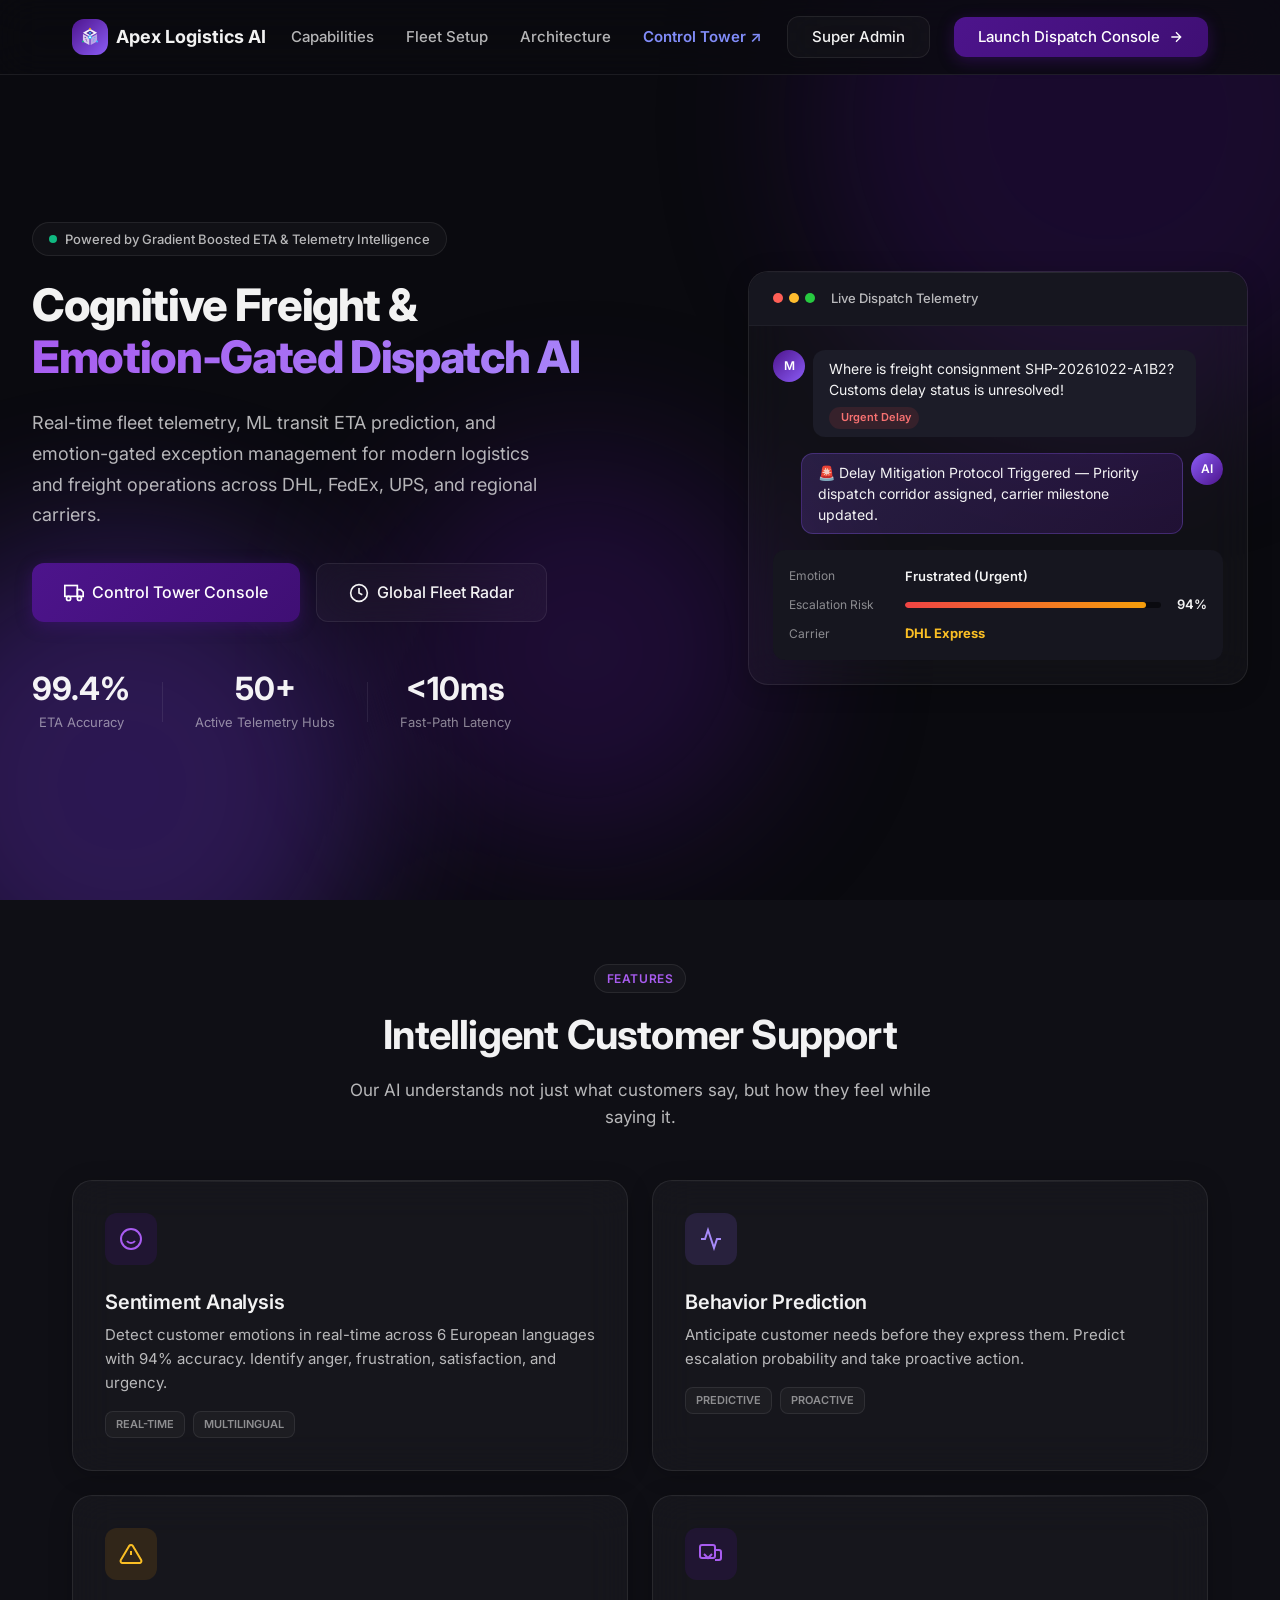
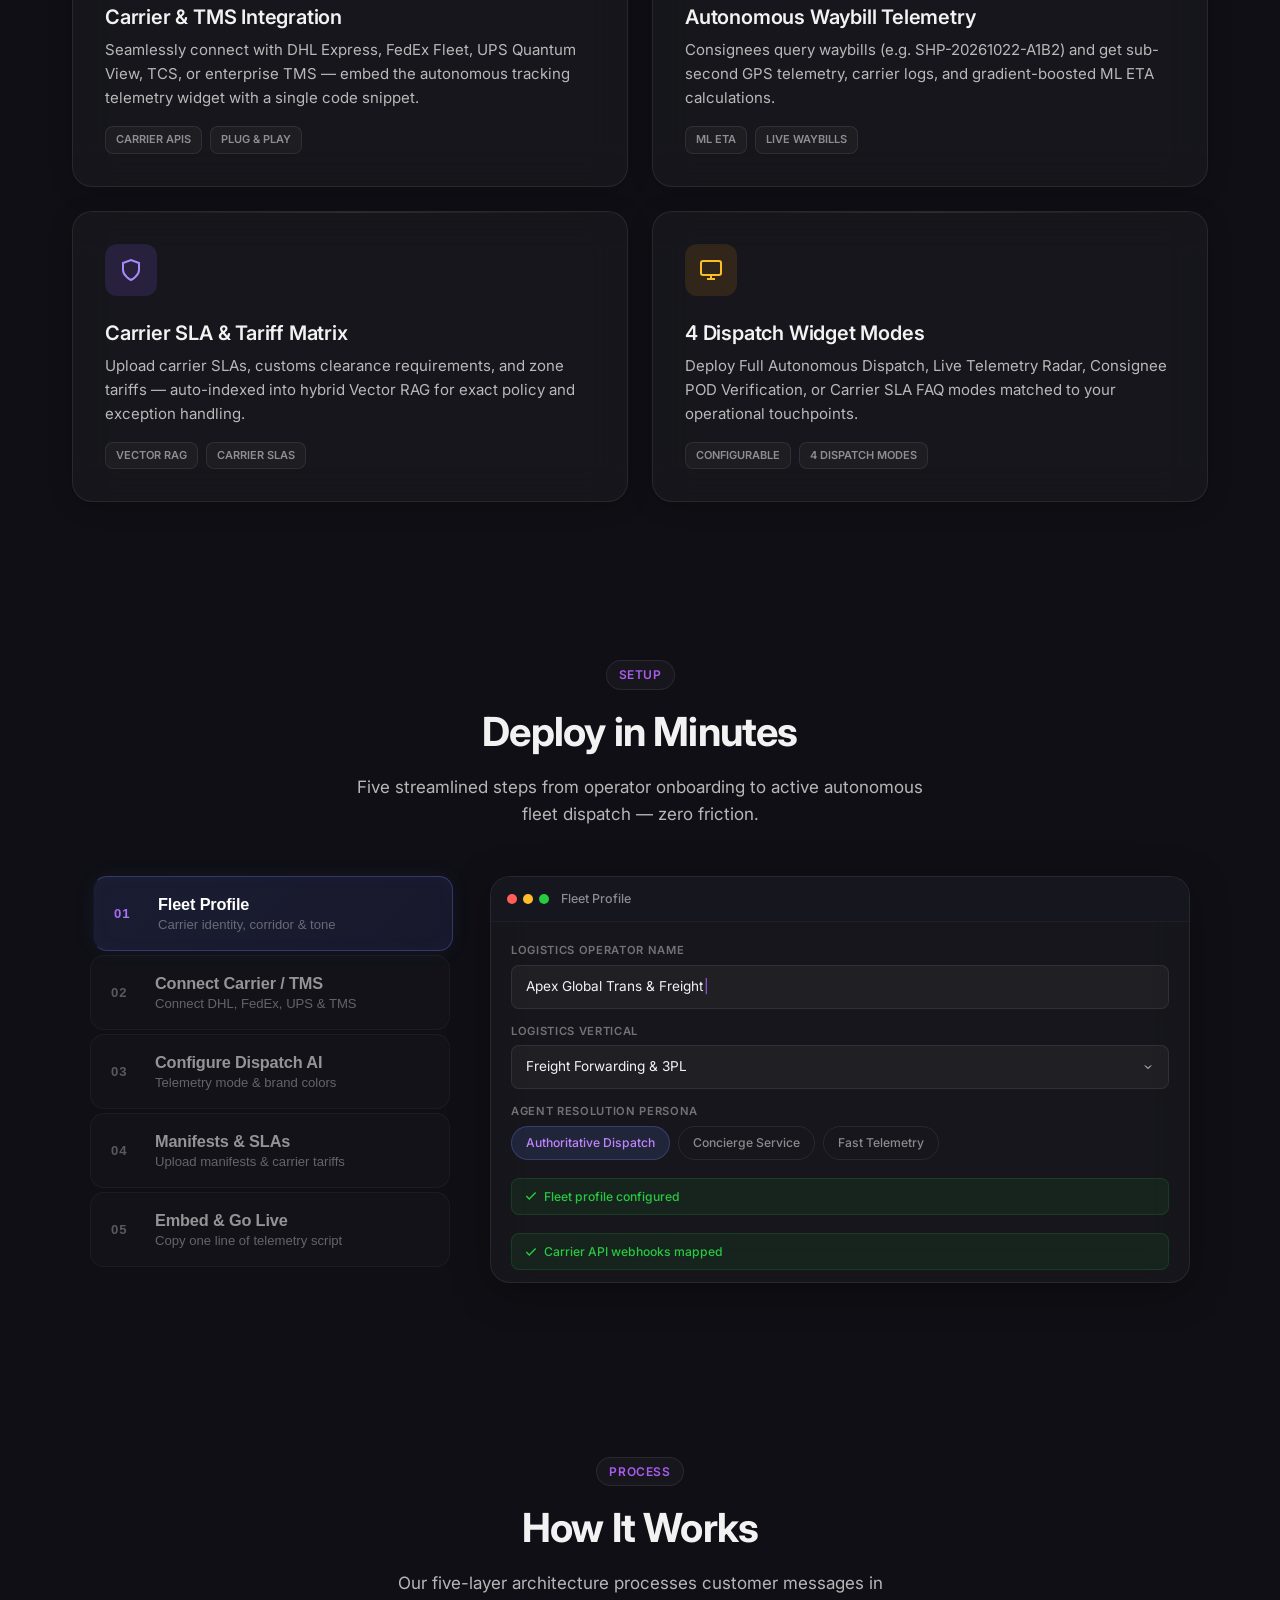
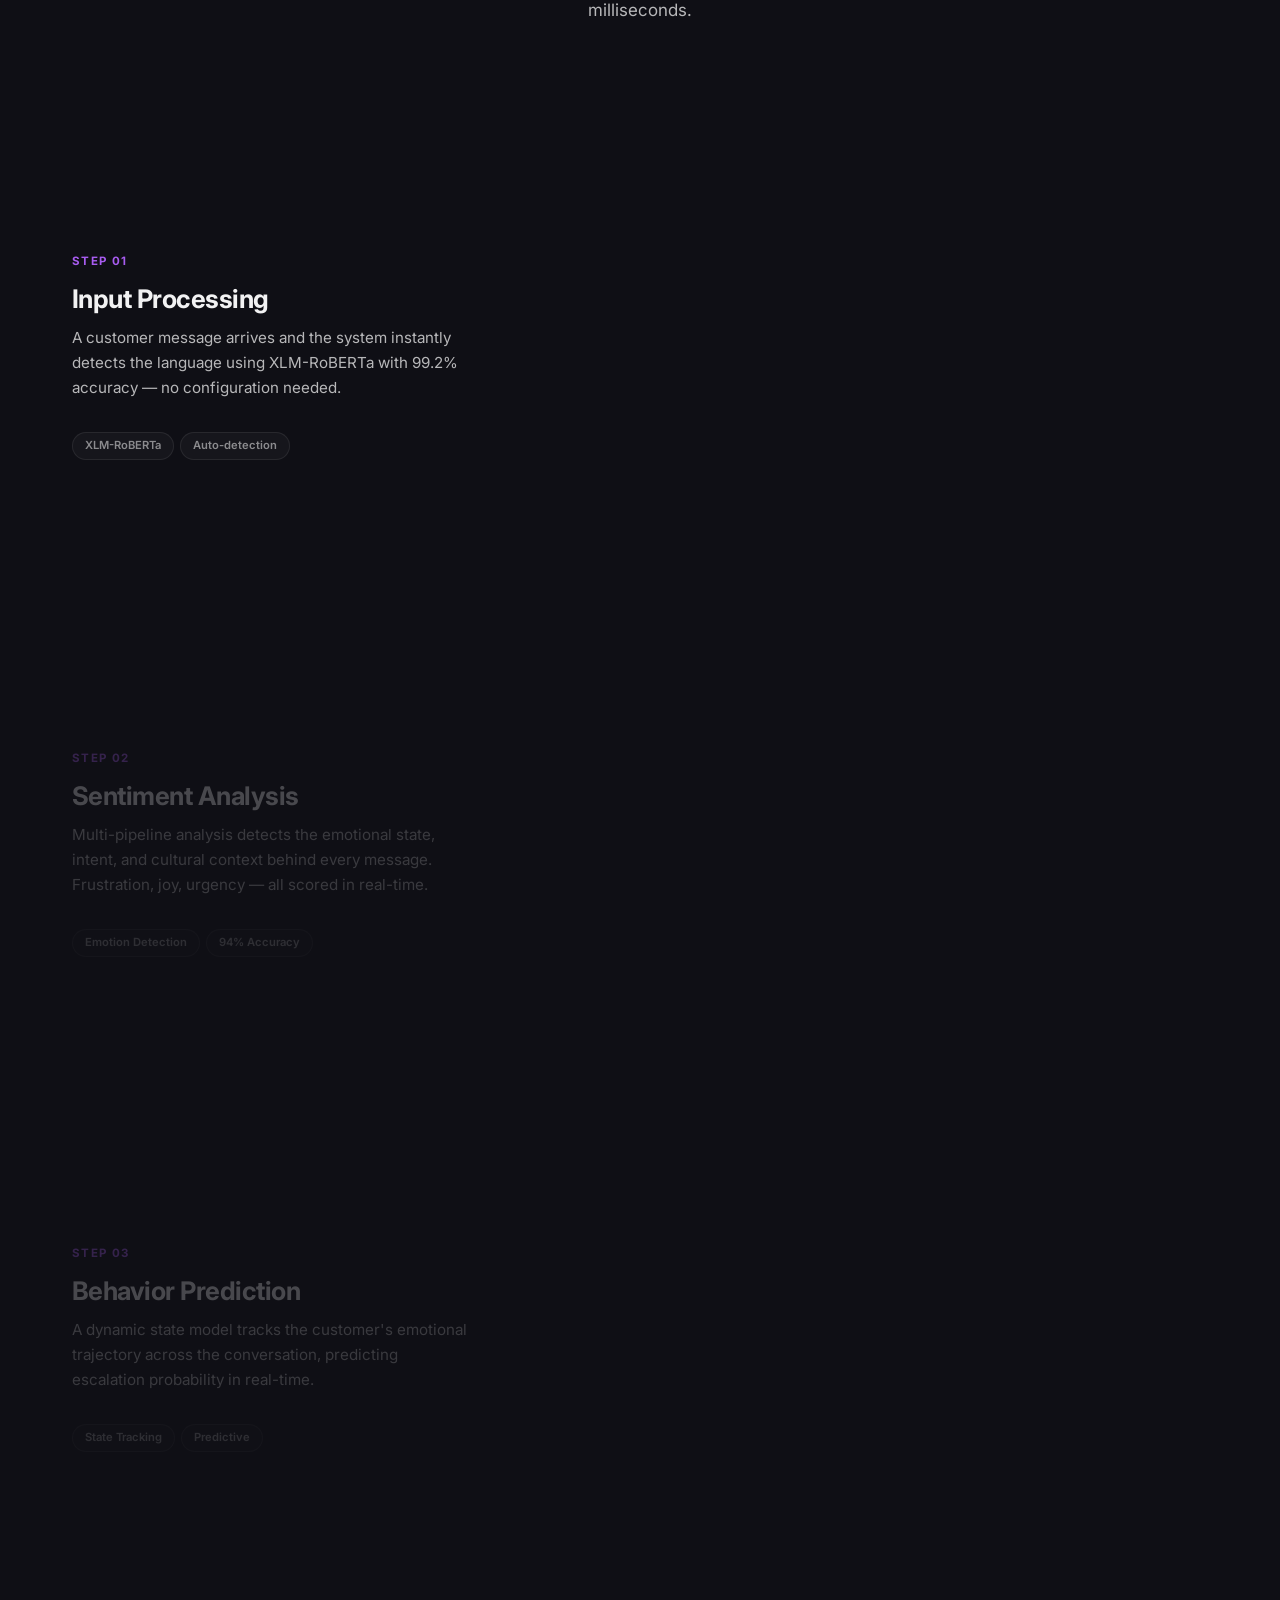
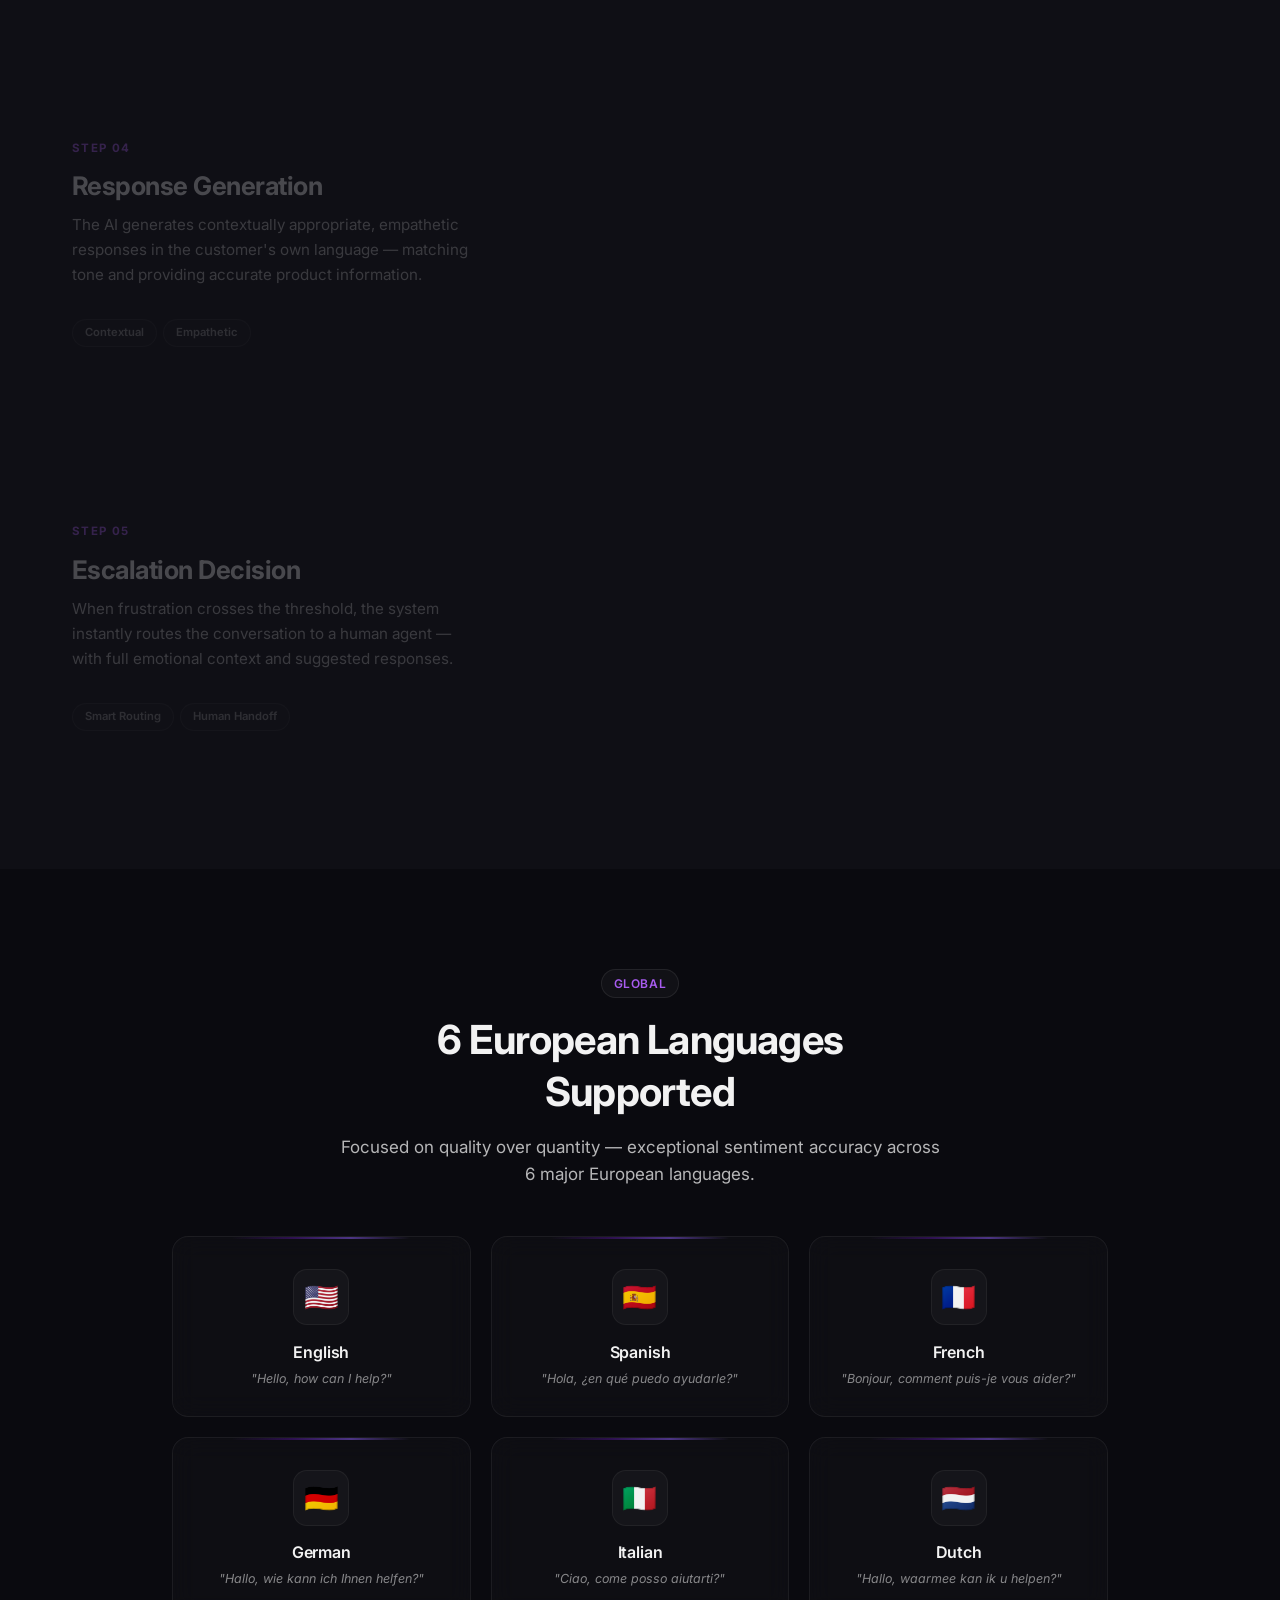
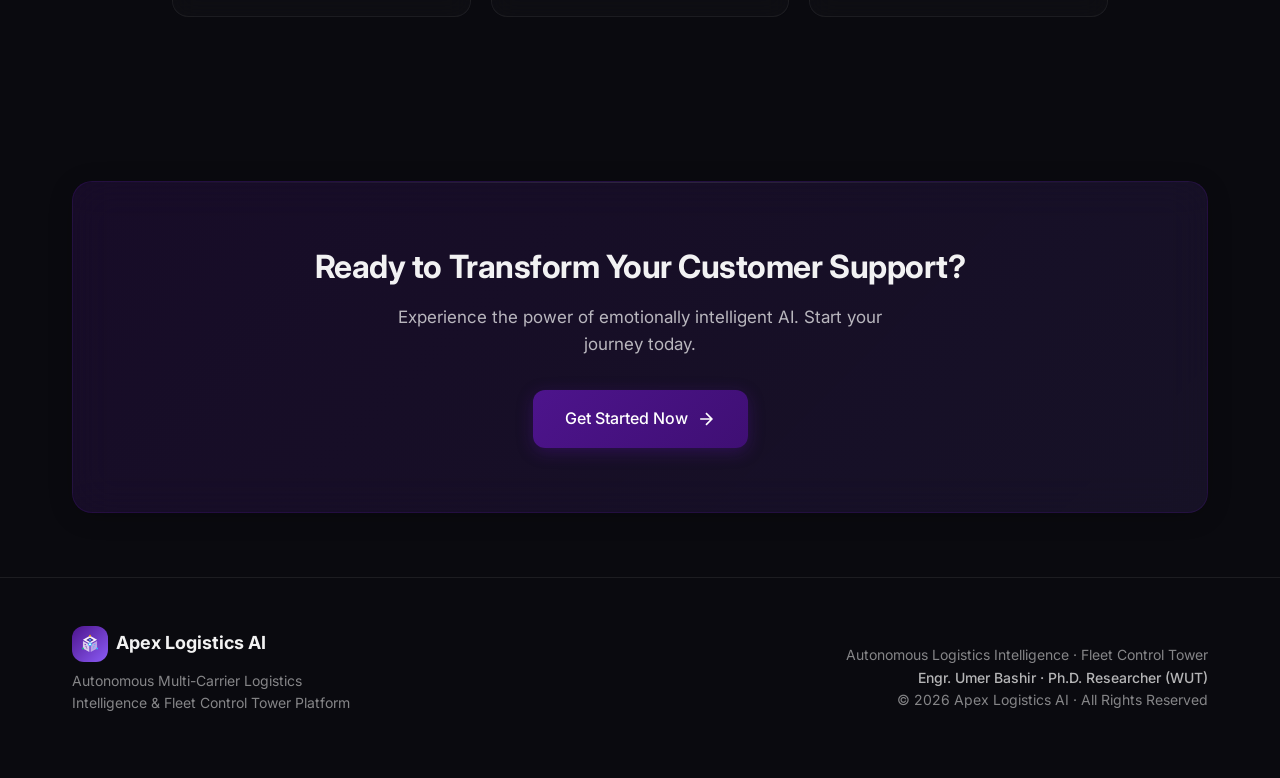
<file: frontend/index.html>
<!DOCTYPE html>
<html lang="en">

<head>
    <meta charset="UTF-8">
    <meta name="viewport" content="width=device-width, initial-scale=1.0">
    <meta name="description"
        content="Apex Logistics AI — Emotion-Gated Autonomous Logistics Platform. Real-time fleet telemetry, ML ETA prediction, and automated dispatch escalation.">
    <title>Apex Logistics AI | Autonomous Freight & Dispatch Platform</title>

    <!-- Google Fonts -->
    <link rel="preconnect" href="https://fonts.googleapis.com">
    <link rel="preconnect" href="https://fonts.gstatic.com" crossorigin>
    <link href="https://fonts.googleapis.com/css2?family=Inter:wght@300;400;500;600;700;800&display=swap"
        rel="stylesheet">

    <!-- Stylesheets -->
    <link rel="stylesheet" href="css/design-system.css">
    <link rel="stylesheet" href="css/landing.css">

    <!-- Favicon -->
    <link rel="icon" type="image/svg+xml" href="assets/favicon.svg?v=2">

    <style>
        /* ═══════════════════════════════════════════════════════
           HOW IT WORKS — SCROLL-ANIMATED STICKY SECTION
           ═══════════════════════════════════════════════════════ */
        .hiw-section {
            position: relative;
            background: var(--bg-secondary);
            padding-bottom: 100px;
        }

        .hiw-header {
            text-align: center;
            padding: 80px 2rem 60px;
            max-width: 600px;
            margin: 0 auto;
        }

        .hiw-track {
            display: flex;
            max-width: 1200px;
            margin: 0 auto;
            gap: 0;
            position: relative;
        }

        /* LEFT: scrolling text steps */
        .hiw-steps {
            flex: 1;
            padding: 0 2rem 1rem 2rem;
        }

        .hiw-step {
            min-height: 55vh;
            display: flex;
            flex-direction: column;
            justify-content: center;
            padding: 2rem 1rem 2rem 0;
            opacity: 0.25;
            transform: translateY(10px);
            transition: opacity 0.5s ease, transform 0.5s ease;
        }

        .hiw-step:first-child {
            padding-top: 3rem;
        }

        .hiw-step:last-child {
            min-height: auto;
            padding-bottom: 2rem;
        }

        .hiw-step.active {
            opacity: 1;
            transform: translateY(0);
        }

        .hiw-step-number {
            font-size: 0.72rem;
            font-weight: 700;
            letter-spacing: 0.12em;
            text-transform: uppercase;
            color: var(--primary-400);
            margin-bottom: 0.75rem;
        }

        .hiw-step-title {
            font-size: 1.6rem;
            font-weight: 700;
            letter-spacing: -0.02em;
            margin-bottom: 0.6rem;
            color: var(--text-primary);
        }

        .hiw-step-desc {
            font-size: 0.95rem;
            color: var(--text-secondary);
            line-height: 1.65;
            max-width: 400px;
        }

        .hiw-step-tags {
            display: flex;
            gap: 6px;
            margin-top: 1rem;
            flex-wrap: wrap;
        }

        .hiw-step-tag {
            padding: 4px 12px;
            border-radius: 20px;
            font-size: 0.7rem;
            font-weight: 600;
            background: var(--glass-bg);
            border: 1px solid var(--glass-border);
            color: var(--text-muted);
        }

        /* RIGHT: sticky visual card */
        .hiw-visual {
            flex: 0 0 480px;
            position: sticky;
            top: calc(50vh - 200px);
            height: fit-content;
            padding: 0 2rem 0 0;
            align-self: flex-start;
            transition: opacity 0.4s ease;
        }

        .hiw-visual.faded {
            opacity: 0;
            pointer-events: none;
        }

        .hiw-card {
            background: var(--glass-bg);
            backdrop-filter: var(--glass-blur);
            -webkit-backdrop-filter: var(--glass-blur);
            border: 1px solid var(--glass-border);
            border-radius: var(--radius-xl);
            box-shadow: var(--glass-shadow-lg);
            overflow: hidden;
        }

        .hiw-card-header {
            padding: 12px 16px;
            background: var(--bg-tertiary);
            border-bottom: 1px solid var(--border-subtle);
            display: flex;
            align-items: center;
            gap: 12px;
        }

        .hiw-card-dots {
            display: flex;
            gap: 6px;
        }

        .hiw-card-dots span {
            width: 10px;
            height: 10px;
            border-radius: 50%;
            background: var(--glass-border);
        }

        .hiw-card-dots span:first-child {
            background: #ff5f56;
        }

        .hiw-card-dots span:nth-child(2) {
            background: #ffbd2e;
        }

        .hiw-card-dots span:last-child {
            background: #27ca40;
        }

        .hiw-card-label {
            font-size: 0.78rem;
            font-weight: 500;
            color: var(--text-muted);
            transition: color 0.3s;
        }

        .hiw-card-body {
            position: relative;
            min-height: 340px;
        }

        /* Individual visual scenes */
        .hiw-scene {
            position: absolute;
            inset: 0;
            padding: 1.25rem;
            display: flex;
            flex-direction: column;
            gap: 12px;
            opacity: 0;
            transform: scale(0.97);
            transition: opacity 0.45s ease, transform 0.45s ease;
            pointer-events: none;
        }

        .hiw-scene.active {
            opacity: 1;
            transform: scale(1);
            pointer-events: auto;
        }

        /* Scene building blocks */
        .scene-msg {
            display: flex;
            align-items: flex-start;
            gap: 8px;
        }

        .scene-msg--right {
            flex-direction: row-reverse;
        }

        .scene-avatar {
            width: 32px;
            height: 32px;
            border-radius: var(--radius-full);
            display: flex;
            align-items: center;
            justify-content: center;
            font-size: 0.7rem;
            font-weight: 700;
            color: #fff;
            flex-shrink: 0;
        }

        .scene-avatar--user {
            background: linear-gradient(135deg, var(--primary-500), var(--secondary-500));
        }

        .scene-avatar--ai {
            background: linear-gradient(135deg, var(--secondary-500), var(--primary-500));
        }

        .scene-bubble {
            background: var(--bg-elevated);
            padding: 10px 14px;
            border-radius: var(--radius-md);
            max-width: 80%;
        }

        .scene-bubble--ai {
            background: linear-gradient(135deg, rgba(139, 92, 246, 0.15), rgba(77, 20, 140, 0.18));
            border: 1px solid rgba(139, 92, 246, 0.25);
        }

        .scene-bubble-text {
            font-size: 0.82rem;
            color: var(--text-primary);
            line-height: 1.5;
        }

        .scene-badge {
            display: inline-flex;
            align-items: center;
            gap: 5px;
            padding: 4px 10px;
            border-radius: var(--radius-full);
            font-size: 0.68rem;
            font-weight: 600;
            margin-top: 4px;
        }

        .scene-badge--neg {
            background: var(--negative-bg);
            color: var(--negative-light);
            border: 1px solid var(--negative-border);
        }

        .scene-badge--pos {
            background: var(--positive-bg);
            color: var(--positive-light);
            border: 1px solid var(--positive-border);
        }

        .scene-badge--warn {
            background: var(--urgent-bg);
            color: var(--urgent-light);
            border: 1px solid var(--urgent-border);
        }

        .scene-badge-dot {
            width: 6px;
            height: 6px;
            border-radius: 50%;
            background: currentColor;
            animation: sceneDotPulse 1.5s ease-in-out infinite;
        }

        @keyframes sceneDotPulse {

            0%,
            100% {
                opacity: 1;
                transform: scale(1);
            }

            50% {
                opacity: 0.5;
                transform: scale(0.7);
            }
        }

        .scene-analysis {
            background: var(--bg-tertiary);
            border-radius: var(--radius-md);
            padding: 12px;
            display: flex;
            flex-direction: column;
            gap: 8px;
        }

        .scene-analysis-row {
            display: flex;
            align-items: center;
            gap: 12px;
        }

        .scene-analysis-label {
            font-size: 0.72rem;
            color: var(--text-muted);
            min-width: 85px;
        }

        .scene-analysis-bar {
            flex: 1;
            height: 6px;
            background: var(--bg-primary);
            border-radius: var(--radius-full);
            overflow: hidden;
        }

        .scene-analysis-fill {
            height: 100%;
            border-radius: var(--radius-full);
            transition: width 0.8s ease;
        }

        .scene-analysis-value {
            font-size: 0.75rem;
            font-weight: 600;
            color: var(--text-primary);
            min-width: 35px;
            text-align: right;
        }

        .scene-escalation {
            display: flex;
            align-items: center;
            gap: 10px;
            padding: 10px 14px;
            border-radius: var(--radius-md);
            background: rgba(245, 87, 108, 0.08);
            border: 1px solid rgba(245, 87, 108, 0.15);
        }

        .scene-escalation-icon {
            width: 32px;
            height: 32px;
            border-radius: 8px;
            background: rgba(245, 87, 108, 0.12);
            display: flex;
            align-items: center;
            justify-content: center;
            flex-shrink: 0;
        }

        .scene-escalation-icon svg {
            width: 16px;
            height: 16px;
            color: #f5576c;
        }

        .scene-escalation-text {
            font-size: 0.78rem;
            color: rgba(255, 255, 255, 0.75);
            line-height: 1.4;
        }

        .scene-escalation-text strong {
            color: #f5576c;
        }

        .scene-response-card {
            background: var(--bg-tertiary);
            border-radius: var(--radius-md);
            padding: 12px 14px;
            border-left: 3px solid var(--primary-500);
        }

        .scene-response-label {
            font-size: 0.65rem;
            font-weight: 700;
            text-transform: uppercase;
            letter-spacing: 0.08em;
            color: var(--primary-400);
            margin-bottom: 5px;
        }

        .scene-response-text {
            font-size: 0.8rem;
            color: var(--text-secondary);
            line-height: 1.5;
        }

        .scene-lang-grid {
            display: grid;
            grid-template-columns: 1fr 1fr;
            gap: 8px;
        }

        .scene-lang-item {
            display: flex;
            align-items: center;
            gap: 8px;
            padding: 8px 10px;
            border-radius: var(--radius-sm);
            background: var(--bg-tertiary);
            transition: background 0.3s;
        }

        .scene-lang-item.highlight {
            background: rgba(102, 126, 234, 0.12);
            border: 1px solid rgba(102, 126, 234, 0.2);
        }

        .scene-lang-flag {
            font-size: 1.2rem;
        }

        .scene-lang-name {
            font-size: 0.75rem;
            color: var(--text-secondary);
            font-weight: 500;
        }

        .scene-lang-detect {
            margin-left: auto;
            font-size: 0.6rem;
            font-weight: 700;
            color: var(--positive-light);
            padding: 2px 6px;
            border-radius: 4px;
            background: var(--positive-bg);
        }

        /* ═══════════════════════════════════════════════════════
           LANGUAGES — PREMIUM REDESIGN
           ═══════════════════════════════════════════════════════ */
        .lang-section {
            background: var(--bg-primary);
            padding: 100px 0;
        }

        .lang-container {
            max-width: 1000px;
            margin: 0 auto;
            padding: 0 2rem;
        }

        .lang-grid {
            display: grid;
            grid-template-columns: repeat(3, 1fr);
            gap: 1.25rem;
        }

        .lang-card {
            background: rgba(255, 255, 255, 0.02);
            backdrop-filter: blur(12px);
            border: 1px solid rgba(255, 255, 255, 0.06);
            border-radius: 16px;
            padding: 2rem 1.5rem 1.75rem;
            display: flex;
            flex-direction: column;
            align-items: center;
            text-align: center;
            gap: 0;
            transition: all 0.35s cubic-bezier(0.4, 0, 0.2, 1);
            position: relative;
            overflow: hidden;
            cursor: default;
        }

        /* Top accent glow line */
        .lang-card::before {
            content: '';
            position: absolute;
            top: 0;
            left: 20%;
            right: 20%;
            height: 2px;
            background: linear-gradient(90deg, transparent, var(--primary-500), var(--secondary-500), transparent);
            opacity: 0.5;
            transition: opacity 0.35s, left 0.35s, right 0.35s;
        }

        .lang-card:hover::before {
            left: 10%;
            right: 10%;
            opacity: 1;
        }

        /* Bottom glow reflection */
        .lang-card::after {
            content: '';
            position: absolute;
            bottom: 0;
            left: 50%;
            transform: translateX(-50%);
            width: 60%;
            height: 50%;
            background: radial-gradient(ellipse at bottom, rgba(102, 126, 234, 0.06), transparent 70%);
            pointer-events: none;
            transition: opacity 0.35s;
            opacity: 0;
        }

        .lang-card:hover::after {
            opacity: 1;
        }

        .lang-card:hover {
            background: rgba(255, 255, 255, 0.04);
            border-color: rgba(255, 255, 255, 0.1);
            transform: translateY(-4px);
            box-shadow: 0 12px 40px rgba(0, 0, 0, 0.3), 0 0 0 1px rgba(102, 126, 234, 0.08);
        }

        /* Flag with subtle glow backdrop */
        .lang-flag-wrap {
            width: 56px;
            height: 56px;
            display: flex;
            align-items: center;
            justify-content: center;
            border-radius: 14px;
            background: rgba(255, 255, 255, 0.03);
            border: 1px solid rgba(255, 255, 255, 0.05);
            margin-bottom: 0.9rem;
            position: relative;
            transition: all 0.35s;
        }

        .lang-card:hover .lang-flag-wrap {
            background: rgba(102, 126, 234, 0.08);
            border-color: rgba(102, 126, 234, 0.15);
            box-shadow: 0 0 20px rgba(102, 126, 234, 0.12);
        }

        .lang-flag {
            font-size: 1.75rem;
            line-height: 1;
        }

        .lang-name {
            font-size: 1rem;
            font-weight: 600;
            color: var(--text-primary);
            margin-bottom: 0.3rem;
            letter-spacing: -0.01em;
        }

        .lang-greeting {
            font-size: 0.78rem;
            color: var(--text-muted);
            font-style: italic;
            line-height: 1.4;
        }


        /* ═══════════════════════════════════════════════════════
           SETUP GUIDE — GET STARTED SECTION
           ═══════════════════════════════════════════════════════ */
        .setup-section {
            background: var(--bg-secondary);
            padding: 30px 0;
        }

        .setup-layout {
            display: flex;
            gap: 2.5rem;
            max-width: 1100px;
            margin: 0 auto;
            align-items: flex-start;
        }

        /* Tabs (left) */
        .setup-tabs {
            flex: 0 0 360px;
            display: flex;
            flex-direction: column;
            gap: 4px;
        }

        .setup-tab {
            display: flex;
            align-items: center;
            gap: 16px;
            width: 100%;
            padding: 18px 20px;
            background: rgba(255, 255, 255, 0.015);
            border: 1px solid rgba(255, 255, 255, 0.04);
            border-radius: 14px;
            cursor: pointer;
            text-align: left;
            transition: all 0.35s cubic-bezier(0.4, 0, 0.2, 1);
            color: rgba(255, 255, 255, 0.55);
            position: relative;
            overflow: hidden;
        }

        .setup-tab::before {
            content: '';
            position: absolute;
            inset: 0;
            background: linear-gradient(135deg, rgba(102, 126, 234, 0.06), rgba(124, 58, 237, 0.03));
            opacity: 0;
            transition: opacity 0.35s;
        }

        .setup-tab:hover {
            background: rgba(255, 255, 255, 0.04);
            border-color: rgba(102, 126, 234, 0.2);
            border-left-color: transparent;
            color: rgba(255, 255, 255, 0.8);
            transform: translateX(3px);
        }

        .setup-tab:hover::before {
            opacity: 1;
        }

        .setup-tab.active {
            background: rgba(102, 126, 234, 0.08);
            border-color: rgba(102, 126, 234, 0.35);
            border-left-color: transparent;
            color: var(--text-primary);
            transform: translateX(3px);
            box-shadow: 0 0 20px rgba(102, 126, 234, 0.08), inset 0 0 20px rgba(102, 126, 234, 0.03);
        }

        .setup-tab.active::before {
            opacity: 1;
        }

        .setup-tab-num {
            font-size: 0.82rem;
            font-weight: 800;
            letter-spacing: 0.08em;
            min-width: 28px;
            transition: all 0.3s;
            position: relative;
            z-index: 1;
        }

        .setup-tab .setup-tab-num {
            color: rgba(255, 255, 255, 0.3);
        }

        .setup-tab:hover .setup-tab-num {
            color: rgba(102, 126, 234, 0.7);
        }

        .setup-tab.active .setup-tab-num {
            background: linear-gradient(135deg, var(--primary-400), #a78bfa);
            -webkit-background-clip: text;
            -webkit-text-fill-color: transparent;
            background-clip: text;
        }

        .setup-tab-info {
            display: flex;
            flex-direction: column;
            gap: 3px;
            position: relative;
            z-index: 1;
        }

        .setup-tab-title {
            font-size: 1.02rem;
            font-weight: 600;
            letter-spacing: -0.01em;
            transition: color 0.3s;
        }

        .setup-tab:hover .setup-tab-title {
            color: rgba(255, 255, 255, 0.95);
        }

        .setup-tab.active .setup-tab-title {
            color: #fff;
        }

        .setup-tab-desc {
            font-size: 0.82rem;
            color: rgba(255, 255, 255, 0.35);
            transition: color 0.3s;
        }

        /* Card (right) — matches HiW card design */
        .setup-visual {
            flex: 1;
            min-width: 0;
        }

        .setup-card {
            background: var(--glass-bg);
            backdrop-filter: var(--glass-blur);
            -webkit-backdrop-filter: var(--glass-blur);
            border: 1px solid var(--glass-border);
            border-radius: var(--radius-xl);
            box-shadow: var(--glass-shadow-lg);
            overflow: hidden;
        }

        .setup-card-header {
            padding: 12px 16px;
            background: var(--bg-tertiary);
            border-bottom: 1px solid var(--border-subtle);
            display: flex;
            align-items: center;
            gap: 12px;
        }

        .setup-card-dots {
            display: flex;
            gap: 6px;
        }

        .setup-card-dots span {
            width: 10px;
            height: 10px;
            border-radius: 50%;
            background: var(--glass-border);
        }

        .setup-card-dots span:first-child {
            background: #ff5f56;
        }

        .setup-card-dots span:nth-child(2) {
            background: #ffbd2e;
        }

        .setup-card-dots span:last-child {
            background: #27ca40;
        }

        .setup-card-label {
            font-size: 0.78rem;
            font-weight: 500;
            color: var(--text-muted);
            transition: color 0.3s;
        }

        .setup-card-body {
            position: relative;
            min-height: 360px;
        }

        /* Scenes — same pattern as HiW */
        .setup-scene {
            position: absolute;
            inset: 0;
            padding: 1.25rem;
            display: flex;
            flex-direction: column;
            gap: 12px;
            opacity: 0;
            transform: translateY(8px);
            transition: opacity 0.45s ease, transform 0.45s ease;
            pointer-events: none;
        }

        .setup-scene.active {
            opacity: 1;
            transform: translateY(0);
            pointer-events: auto;
        }

        /* — Shared form primitives — */
        .ss-form {
            display: flex;
            flex-direction: column;
            gap: 14px;
        }

        .ss-field {
            display: flex;
            flex-direction: column;
            gap: 5px;
        }

        .ss-label {
            font-size: 0.7rem;
            font-weight: 600;
            text-transform: uppercase;
            letter-spacing: 0.06em;
            color: rgba(255, 255, 255, 0.4);
        }

        .ss-input {
            padding: 10px 14px;
            border-radius: 8px;
            background: rgba(255, 255, 255, 0.04);
            border: 1px solid rgba(255, 255, 255, 0.08);
            font-size: 0.85rem;
            color: var(--text-primary);
        }

        .ss-input-typed {
            display: flex;
            align-items: center;
            gap: 1px;
        }

        .ss-typed-text {
            color: var(--text-primary);
        }

        .ss-cursor {
            color: var(--primary-400);
            animation: blink-cursor 1s step-end infinite;
        }

        @keyframes blink-cursor {
            50% {
                opacity: 0;
            }
        }

        .ss-select {
            padding: 10px 14px;
            border-radius: 8px;
            background: rgba(255, 255, 255, 0.04);
            border: 1px solid rgba(255, 255, 255, 0.08);
            font-size: 0.85rem;
            color: var(--text-primary);
            display: flex;
            justify-content: space-between;
            align-items: center;
        }

        .ss-tone-chips {
            display: flex;
            gap: 8px;
        }

        .ss-chip {
            padding: 6px 14px;
            border-radius: 20px;
            font-size: 0.76rem;
            font-weight: 500;
            border: 1px solid rgba(255, 255, 255, 0.08);
            background: transparent;
            color: var(--text-muted);
            transition: all 0.25s;
        }

        .ss-chip-active {
            background: rgba(102, 126, 234, 0.15);
            border-color: rgba(102, 126, 234, 0.3);
            color: var(--primary-300);
        }

        .ss-status {
            display: flex;
            align-items: center;
            gap: 6px;
            font-size: 0.76rem;
            font-weight: 500;
            padding: 8px 12px;
            border-radius: 8px;
            margin-top: 4px;
        }

        .ss-status-ok {
            color: #27ca40;
            background: rgba(39, 202, 64, 0.08);
            border: 1px solid rgba(39, 202, 64, 0.15);
        }

        /* — Scene 1: Platform Grid — */
        .ss-platform-grid {
            display: grid;
            grid-template-columns: repeat(4, 1fr);
            gap: 8px;
        }

        .ss-plat {
            display: flex;
            flex-direction: column;
            align-items: center;
            gap: 6px;
            padding: 12px 8px;
            border-radius: 10px;
            border: 1px solid rgba(255, 255, 255, 0.06);
            background: rgba(255, 255, 255, 0.02);
            font-size: 0.72rem;
            color: var(--text-muted);
            position: relative;
            transition: all 0.25s;
        }

        .ss-plat-active {
            background: rgba(102, 126, 234, 0.1);
            border-color: rgba(102, 126, 234, 0.25);
            color: var(--primary-300);
        }

        .ss-plat-check {
            position: absolute;
            top: 4px;
            right: 6px;
            font-size: 0.65rem;
            color: #27ca40;
        }

        /* — Scene 2: Widget Config — */
        .ss-widget-config {
            display: flex;
            gap: 18px;
            height: 100%;
        }

        .ss-config-left {
            flex: 1;
            display: flex;
            flex-direction: column;
            gap: 14px;
        }

        .ss-config-right {
            flex: 0 0 180px;
            display: flex;
            align-items: center;
            justify-content: center;
        }

        .ss-color-row {
            display: flex;
            gap: 8px;
        }

        .ss-swatch {
            width: 26px;
            height: 26px;
            border-radius: 50%;
            border: 2px solid transparent;
            cursor: pointer;
            transition: all 0.25s;
        }

        .ss-swatch-active {
            border-color: white;
            box-shadow: 0 0 10px rgba(124, 58, 237, 0.4);
        }

        .ss-widget-preview {
            position: relative;
        }

        .ss-wp-window {
            width: 120px;
            height: 90px;
            background: rgba(255, 255, 255, 0.03);
            border: 1px solid rgba(255, 255, 255, 0.08);
            border-radius: 8px;
            overflow: hidden;
        }

        .ss-wp-bar {
            height: 10px;
            background: rgba(255, 255, 255, 0.06);
            border-bottom: 1px solid rgba(255, 255, 255, 0.05);
        }

        .ss-wp-body {
            padding: 8px;
            display: flex;
            flex-direction: column;
            gap: 5px;
        }

        .ss-wp-line {
            height: 4px;
            background: rgba(255, 255, 255, 0.06);
            border-radius: 2px;
        }

        .ss-wp-bubble {
            position: absolute;
            bottom: -6px;
            right: -6px;
            width: 32px;
            height: 32px;
            border-radius: 50%;
            background: #7c3aed;
            display: flex;
            align-items: center;
            justify-content: center;
            box-shadow: 0 4px 14px rgba(124, 58, 237, 0.4);
            animation: bubble-pulse 2s ease-in-out infinite;
        }

        @keyframes bubble-pulse {

            0%,
            100% {
                transform: scale(1);
            }

            50% {
                transform: scale(1.1);
            }
        }

        /* — Sync Stats Row (Scene 1) — */
        .ss-sync-stats {
            display: flex;
            align-items: center;
            justify-content: center;
            gap: 14px;
            margin-top: 8px;
            padding: 10px 14px;
            background: rgba(255, 255, 255, 0.02);
            border: 1px solid rgba(255, 255, 255, 0.05);
            border-radius: 10px;
        }

        .ss-sync-item {
            display: flex;
            flex-direction: column;
            align-items: center;
            gap: 2px;
        }

        .ss-sync-val {
            font-size: 1.1rem;
            font-weight: 700;
            color: var(--primary-300);
        }

        .ss-sync-label {
            font-size: 0.65rem;
            color: var(--text-muted);
            text-transform: uppercase;
            letter-spacing: 0.06em;
        }

        .ss-sync-divider {
            width: 1px;
            height: 28px;
            background: rgba(255, 255, 255, 0.08);
        }

        /* — API Info (Scene 1) — */
        .ss-api-info {
            margin-top: 6px;
            padding: 8px 10px;
            background: rgba(255, 255, 255, 0.02);
            border: 1px solid rgba(255, 255, 255, 0.05);
            border-radius: 8px;
            display: flex;
            flex-direction: column;
            gap: 5px;
        }

        .ss-api-row {
            display: flex;
            align-items: center;
            justify-content: space-between;
        }

        .ss-api-key-label {
            font-size: 0.68rem;
            color: var(--text-muted);
            font-weight: 500;
        }

        .ss-api-key-val {
            font-size: 0.68rem;
            color: var(--primary-300);
            font-family: 'Courier New', monospace;
            display: flex;
            align-items: center;
            gap: 4px;
        }

        /* — Larger Widget Preview (Scene 2) — */
        .ss-widget-preview-lg {
            position: relative;
            width: 100%;
        }

        .ss-wpl-site {
            width: 100%;
            background: rgba(255, 255, 255, 0.02);
            border: 1px solid rgba(255, 255, 255, 0.08);
            border-radius: 10px;
            overflow: hidden;
            position: relative;
            min-height: 200px;
        }

        .ss-wpl-bar {
            display: flex;
            align-items: center;
            gap: 4px;
            padding: 7px 10px;
            background: rgba(255, 255, 255, 0.04);
            border-bottom: 1px solid rgba(255, 255, 255, 0.05);
        }

        .ss-wpl-bar>span {
            width: 6px;
            height: 6px;
            border-radius: 50%;
        }

        .ss-wpl-bar>span:first-child {
            background: #ff5f56;
        }

        .ss-wpl-bar>span:nth-child(2) {
            background: #ffbd2e;
        }

        .ss-wpl-bar>span:nth-child(3) {
            background: #27ca40;
        }

        .ss-wpl-url {
            flex: 1;
            text-align: center;
            font-size: 0.58rem;
            color: var(--text-muted);
            background: rgba(255, 255, 255, 0.04);
            border-radius: 4px;
            padding: 2px 6px;
            margin-left: 4px;
        }

        .ss-wpl-body {
            padding: 12px;
            display: flex;
            flex-direction: column;
            gap: 6px;
        }

        .ss-wpl-line {
            height: 4px;
            background: rgba(255, 255, 255, 0.05);
            border-radius: 2px;
        }

        .ss-wpl-chat {
            position: absolute;
            bottom: 40px;
            right: 8px;
            width: 130px;
            background: rgba(20, 20, 30, 0.95);
            border: 1px solid rgba(124, 58, 237, 0.3);
            border-radius: 10px;
            overflow: hidden;
            box-shadow: 0 4px 20px rgba(0, 0, 0, 0.3);
            animation: chat-slide-up 0.5s ease-out;
        }

        @keyframes chat-slide-up {
            from {
                opacity: 0;
                transform: translateY(10px);
            }

            to {
                opacity: 1;
                transform: translateY(0);
            }
        }

        .ss-wpl-chat-head {
            display: flex;
            align-items: center;
            gap: 6px;
            padding: 6px 8px;
            background: rgba(124, 58, 237, 0.15);
            border-bottom: 1px solid rgba(124, 58, 237, 0.2);
            font-size: 0.62rem;
            font-weight: 600;
            color: rgba(255, 255, 255, 0.8);
        }

        .ss-wpl-chat-avatar {
            width: 16px;
            height: 16px;
            border-radius: 50%;
            background: linear-gradient(135deg, var(--primary-400), #a78bfa);
            display: flex;
            align-items: center;
            justify-content: center;
            font-size: 0.48rem;
            font-weight: 700;
            color: white;
        }

        .ss-wpl-chat-msgs {
            padding: 6px 8px;
            display: flex;
            flex-direction: column;
            gap: 4px;
        }

        .ss-wpl-msg {
            font-size: 0.58rem;
            padding: 4px 7px;
            border-radius: 6px;
            max-width: 90%;
            line-height: 1.3;
        }

        .ss-wpl-msg-bot {
            background: rgba(102, 126, 234, 0.15);
            color: rgba(255, 255, 255, 0.8);
            align-self: flex-start;
        }

        .ss-wpl-bubble {
            position: absolute;
            bottom: 8px;
            right: 8px;
            width: 26px;
            height: 26px;
            border-radius: 50%;
            background: #7c3aed;
            display: flex;
            align-items: center;
            justify-content: center;
            animation: bubble-pulse 2s ease-in-out infinite;
            box-shadow: 0 2px 12px rgba(124, 58, 237, 0.5);
        }

        /* — Scene 3: Knowledge Base — */
        .ss-kb-header {
            display: flex;
            align-items: center;
            gap: 8px;
            font-size: 0.85rem;
            font-weight: 600;
            color: var(--text-primary);
            margin-bottom: 4px;
        }

        .ss-kb-list {
            display: flex;
            flex-direction: column;
            gap: 8px;
        }

        .ss-kb-item {
            display: flex;
            align-items: center;
            gap: 10px;
            padding: 10px 12px;
            border-radius: 8px;
            background: rgba(255, 255, 255, 0.03);
            border: 1px solid rgba(255, 255, 255, 0.06);
        }

        .ss-kb-icon {
            font-size: 1.1rem;
            flex-shrink: 0;
        }

        .ss-kb-info {
            flex: 1;
            display: flex;
            flex-direction: column;
            gap: 1px;
        }

        .ss-kb-name {
            font-size: 0.82rem;
            font-weight: 500;
            color: var(--text-primary);
        }

        .ss-kb-meta {
            font-size: 0.68rem;
            color: var(--text-muted);
        }

        .ss-kb-badge {
            font-size: 0.65rem;
            font-weight: 600;
            padding: 3px 8px;
            border-radius: 10px;
            text-transform: uppercase;
            letter-spacing: 0.04em;
        }

        .ss-kb-badge-ok {
            color: #27ca40;
            background: rgba(39, 202, 64, 0.1);
        }

        .ss-kb-badge-load {
            color: #ffbd2e;
            background: rgba(255, 189, 46, 0.1);
            animation: pulse-badge 1.5s ease-in-out infinite;
        }

        @keyframes pulse-badge {

            0%,
            100% {
                opacity: 1;
            }

            50% {
                opacity: 0.5;
            }
        }

        /* — Scene 4: Embed & Go Live — */
        .ss-embed {
            display: flex;
            flex-direction: column;
            gap: 12px;
        }

        .ss-embed-title {
            display: flex;
            align-items: center;
            gap: 8px;
            font-size: 0.92rem;
            font-weight: 600;
            color: #27ca40;
        }

        .ss-embed-code {
            border-radius: 10px;
            overflow: hidden;
        }

        .ss-code-bar {
            padding: 8px 14px;
            background: rgba(255, 255, 255, 0.06);
            border-bottom: 1px solid rgba(255, 255, 255, 0.06);
            display: flex;
            justify-content: space-between;
            align-items: center;
            font-size: 0.72rem;
            color: var(--text-muted);
        }

        .ss-copy-badge {
            color: #27ca40;
            font-weight: 600;
            font-size: 0.68rem;
        }

        .ss-code-block {
            padding: 14px;
            margin: 0;
            background: rgba(0, 0, 0, 0.3);
            font-family: 'SF Mono', 'Fira Code', monospace;
            font-size: 0.76rem;
            color: #a5b4fc;
            line-height: 1.6;
            overflow-x: auto;
        }

        .ss-embed-demo {
            margin-top: 4px;
            text-align: center;
        }

        .ss-ed-browser {
            width: 200px;
            margin: 0 auto;
            background: rgba(255, 255, 255, 0.02);
            border: 1px solid rgba(255, 255, 255, 0.08);
            border-radius: 8px;
            overflow: hidden;
            position: relative;
        }

        .ss-ed-bar {
            display: flex;
            align-items: center;
            gap: 4px;
            padding: 6px 8px;
            background: rgba(255, 255, 255, 0.04);
            border-bottom: 1px solid rgba(255, 255, 255, 0.05);
        }

        .ss-ed-bar>span {
            width: 6px;
            height: 6px;
            border-radius: 50%;
            background: rgba(255, 255, 255, 0.12);
        }

        .ss-ed-bar>span:first-child {
            background: #ff5f56;
        }

        .ss-ed-bar>span:nth-child(2) {
            background: #ffbd2e;
        }

        .ss-ed-bar>span:nth-child(3) {
            background: #27ca40;
        }

        .ss-ed-url {
            flex: 1;
            text-align: center;
            font-size: 0.6rem;
            color: var(--text-muted);
            background: rgba(255, 255, 255, 0.04);
            border-radius: 4px;
            padding: 2px 6px;
            margin-left: 4px;
        }

        .ss-ed-body {
            padding: 10px;
            display: flex;
            flex-direction: column;
            gap: 4px;
        }

        .ss-ed-line {
            height: 3px;
            background: rgba(255, 255, 255, 0.06);
            border-radius: 2px;
        }

        .ss-ed-widget-dot {
            position: absolute;
            bottom: 8px;
            right: 8px;
            width: 22px;
            height: 22px;
            border-radius: 50%;
            background: #7c3aed;
            display: flex;
            align-items: center;
            justify-content: center;
            animation: bubble-pulse 2s ease-in-out infinite;
            box-shadow: 0 2px 10px rgba(124, 58, 237, 0.5);
        }

        .ss-ed-label {
            display: block;
            margin-top: 10px;
            font-size: 0.76rem;
            color: var(--text-muted);
            font-weight: 500;
        }

        /* ═══════════════════════════════════════════════════════
           RESPONSIVE — HOW IT WORKS
           ═══════════════════════════════════════════════════════ */
        @media (max-width: 900px) {
            .hiw-track {
                flex-direction: column;
            }

            /* Tighten HiW section spacing for mobile */
            .hiw-section {
                padding-bottom: 8px;
            }

            .hiw-header {
                padding: 12px 1rem 8px;
            }

            .hiw-visual {
                position: relative;
                top: 0;
                flex: none;
                width: 100%;
                padding: 0 1rem;
                margin-bottom: 1rem;
            }

            .hiw-steps {
                padding: 0 1rem 0.5rem;
            }

            .hiw-step {
                min-height: auto;
                padding: 1.5rem 0;
            }

            /* Tighten language section */
            .lang-section {
                padding: 24px 0;
            }

            .section-header {
                margin-bottom: 36px;
            }

            .lang-grid {
                grid-template-columns: repeat(2, 1fr);
            }

            .setup-layout {
                flex-direction: column;
                align-items: stretch;
                gap: 1.25rem;
                width: 100%;
                box-sizing: border-box;
            }

            /* Tabs → compact horizontal pill row */
            .setup-tabs {
                flex: none;
                flex-direction: row;
                overflow-x: auto;
                gap: 6px;
                padding-bottom: 8px;
                -webkit-overflow-scrolling: touch;
                scrollbar-width: none;
                justify-content: center;
            }

            .setup-tabs::-webkit-scrollbar {
                display: none;
            }

            .setup-tab {
                flex: 0 0 auto;
                padding: 10px;
                white-space: nowrap;
                border-radius: 50%;
                transform: none !important;
                gap: 0;
                width: 38px;
                height: 38px;
                justify-content: center;
            }

            .setup-tab.active {
                border-bottom: none;
                transform: none !important;
                box-shadow: 0 0 14px rgba(102, 126, 234, 0.2);
            }

            .setup-tab::before {
                border-radius: 50%;
            }

            /* Hide title + description — show numbers only */
            .setup-tab-info {
                display: none;
            }

            .setup-tab-num {
                font-size: 0.78rem;
                min-width: auto;
                font-weight: 700;
            }

            /* Visual card → full width */
            .setup-visual {
                flex: none;
                width: 100%;
                max-width: 100%;
            }

            .setup-card {
                width: 100%;
                max-width: 100%;
            }

            .setup-card-body {
                min-height: 370px;
            }

            /* Platform grid */
            .ss-platform-grid {
                grid-template-columns: repeat(3, 1fr);
                gap: 6px;
            }

            /* Widget config → stack */
            .ss-widget-config {
                flex-direction: column;
            }

            .ss-config-right {
                flex: none;
            }

            /* Large widget preview */
            .ss-wpl-site {
                min-height: 160px;
            }

            .ss-wpl-chat {
                width: 120px;
                bottom: 32px;
            }
        }

        @media (max-width: 600px) {
            .lang-grid {
                grid-template-columns: 1fr;
            }

            .setup-layout {
                gap: 0.85rem;
            }

            /* Tabs — compact number circles on phones */
            .setup-tab {
                width: 34px;
                height: 34px;
                padding: 8px;
            }

            .setup-tab-num {
                font-size: 0.72rem;
            }

            /* Card body */
            .setup-card-body {
                min-height: 350px;
                padding: 0;
            }

            /* Scenes */
            .setup-scene {
                padding: 0.85rem;
                gap: 10px;
            }

            /* Form elements inside scenes */
            .ss-form {
                gap: 10px;
            }

            .ss-label {
                font-size: 0.62rem;
            }

            .ss-input {
                padding: 8px 10px;
                font-size: 0.78rem;
                border-radius: 7px;
            }

            .ss-select {
                padding: 8px 10px;
                font-size: 0.78rem;
                border-radius: 7px;
            }

            .ss-chip {
                padding: 5px 10px;
                font-size: 0.68rem;
            }

            .ss-status {
                padding: 6px 10px;
                font-size: 0.68rem;
            }

            /* Platform grid */
            .ss-platform-grid {
                grid-template-columns: repeat(2, 1fr);
                gap: 6px;
            }

            .ss-plat {
                padding: 8px 4px;
                font-size: 0.62rem;
                gap: 4px;
                border-radius: 8px;
            }

            .ss-plat svg {
                width: 14px;
                height: 14px;
            }

            .ss-plat-check {
                font-size: 0.55rem;
                top: 3px;
                right: 4px;
            }

            /* Sync stats */
            .ss-sync-stats {
                gap: 8px;
                padding: 6px 8px;
            }

            .ss-sync-val {
                font-size: 0.88rem;
            }

            .ss-sync-label {
                font-size: 0.58rem;
            }

            /* API info */
            .ss-api-info {
                padding: 6px 8px;
            }

            .ss-api-key-label,
            .ss-api-key-val {
                font-size: 0.6rem;
            }

            /* Widget config */
            .ss-config-right {
                flex: 0 0 auto;
            }

            .ss-color-row {
                gap: 6px;
            }

            .ss-swatch {
                width: 22px;
                height: 22px;
            }

            /* Widget preview */
            .ss-wp-window {
                width: 100px;
                height: 75px;
            }

            .ss-wp-bubble {
                width: 26px;
                height: 26px;
            }

            /* Large widget preview */
            .ss-wpl-site {
                min-height: 130px;
            }

            .ss-wpl-chat {
                width: 100px;
                bottom: 24px;
                right: 6px;
            }

            .ss-wpl-chat-head {
                padding: 4px 6px;
                font-size: 0.52rem;
            }

            .ss-wpl-msg {
                font-size: 0.48rem;
            }

            /* Embed code */
            .ss-embed-code {
                border-radius: 8px;
            }

            .ss-code-block {
                font-size: 0.62rem;
                padding: 8px;
            }

            .ss-ed-browser {
                width: 160px;
            }

            /* Card header */
            .setup-card-header {
                padding: 8px 12px;
                gap: 8px;
            }

            .setup-card-dots span {
                width: 8px;
                height: 8px;
            }

            .setup-card-label {
                font-size: 0.68rem;
            }
        }
    </style>
</head>

<body>
    <!-- Animated Gradient Background -->
    <div class="gradient-bg">
        <div class="gradient-orb gradient-orb--1"></div>
        <div class="gradient-orb gradient-orb--2"></div>
        <div class="gradient-orb gradient-orb--3"></div>
    </div>

    <!-- Navigation -->
    <nav class="landing-nav">
        <div class="landing-nav-container">
            <a href="#" class="landing-logo">
                <div class="landing-logo-icon">
                    <svg viewBox="0 0 24 24" fill="none" xmlns="http://www.w3.org/2000/svg" class="apex-logo-svg">
  <!-- Top Face (Aerial Freight & Apex Diamond) -->
  <path d="M12 2.2L20.5 7L12 11.8L3.5 7L12 2.2Z" fill="#ffffff" fill-opacity="0.95"/>
  <!-- Top Face Velocity Chevron (Apex Delta) -->
  <path d="M12 4.5L16.5 7.1L12 9.7L7.5 7.1L12 4.5Z" fill="#4d148c"/>
  <path d="M12 5.8L14.2 7.1L12 8.4L9.8 7.1L12 5.8Z" fill="#38bdf8"/>

  <!-- Left Face (Enterprise Logistics Freight Base) -->
  <path d="M3.5 8.4L11.2 12.6V21.5L3.5 17.3V8.4Z" fill="#ffffff" fill-opacity="0.75"/>
  <line x1="6" y1="12" x2="8.5" y2="18" stroke="#4d148c" stroke-width="1.1" stroke-dasharray="1.5 1.5"/>

  <!-- Right Face (Autonomous AI Dispatch Intelligence) -->
  <path d="M12.8 12.6L20.5 8.4V17.3L12.8 21.5V12.6Z" fill="#ffffff" fill-opacity="0.52"/>
  <line x1="18" y1="12" x2="15.5" y2="18" stroke="#38bdf8" stroke-width="1.1" stroke-dasharray="1.5 1.5"/>

  <!-- Center Telemetry Beacon (Quantum AI Route Node) -->
  <circle cx="12" cy="12.2" r="2.2" fill="#38bdf8"/>
  <circle cx="12" cy="12.2" r="1.1" fill="#ffffff"/>

  <!-- Route Waypoint Milestone Blips -->
  <circle cx="3.5" cy="17.3" r="1.2" fill="#10b981"/>
  <circle cx="20.5" cy="17.3" r="1.2" fill="#38bdf8"/>
  <circle cx="12" cy="2.2" r="1.2" fill="#f59e0b"/>
</svg>
                </div>
                <span class="landing-logo-text">Apex Logistics AI</span>
            </a>

            <div class="landing-nav-links">
                <a href="#features" class="landing-nav-link">Capabilities</a>
                <a href="#setup" class="landing-nav-link">Fleet Setup</a>
                <a href="#how-it-works" class="landing-nav-link">Architecture</a>
                <a href="pages/client-dashboard.html#logistics" class="landing-nav-link" style="color:#818cf8;font-weight:600;">Control Tower ↗</a>
            </div>

            <div class="landing-nav-actions">
                <button class="mobile-menu-btn"
                    onclick="document.querySelector('.landing-nav-links').classList.toggle('open')" aria-label="Menu">
                    <svg viewBox="0 0 24 24" fill="none" stroke="currentColor" stroke-width="2">
                        <line x1="3" y1="6" x2="21" y2="6" />
                        <line x1="3" y1="12" x2="21" y2="12" />
                        <line x1="3" y1="18" x2="21" y2="18" />
                    </svg>
                </button>
                <a href="pages/admin.html" class="btn btn-secondary" style="margin-right: 8px;">Super Admin</a>
                <a href="pages/login.html" class="btn btn-primary">
                    Launch Dispatch Console
                    <svg width="16" height="16" viewBox="0 0 24 24" fill="none" stroke="currentColor" stroke-width="2">
                        <path d="M5 12h14M12 5l7 7-7 7" />
                    </svg>
                </a>
            </div>
        </div>
    </nav>

    <!-- Hero Section -->
    <section class="hero">
        <div class="hero-container">
            <div class="hero-badge">
                <span class="hero-badge-dot"></span>
                <span>Powered by Gradient Boosted ETA &amp; Telemetry Intelligence</span>
            </div>

            <h1 class="hero-title">
                <span class="hero-title-line">Cognitive Freight&nbsp;&amp;</span>
                <span class="hero-title-line hero-title-gradient">Emotion-Gated Dispatch AI</span>
            </h1>

            <p class="hero-subtitle">
                Real-time fleet telemetry, ML transit ETA prediction, and emotion-gated exception management for modern logistics and freight operations across DHL, FedEx, UPS, and regional carriers.
            </p>

            <div class="hero-actions">
                <a href="pages/client-dashboard.html#logistics" class="btn btn-primary btn-lg">
                    <svg width="20" height="20" viewBox="0 0 24 24" fill="none" stroke="currentColor" stroke-width="2">
                        <rect x="1" y="3" width="15" height="13" />
                        <polygon points="16 8 20 8 23 11 23 16 16 16 16 8" />
                        <circle cx="5.5" cy="18.5" r="2.5" />
                        <circle cx="18.5" cy="18.5" r="2.5" />
                    </svg>
                    Control Tower Console
                </a>
                <a href="pages/admin.html#fleet" class="btn btn-secondary btn-lg">
                    <svg width="20" height="20" viewBox="0 0 24 24" fill="none" stroke="currentColor" stroke-width="2">
                        <circle cx="12" cy="12" r="10" />
                        <polyline points="12 6 12 12 16 14" />
                    </svg>
                    Global Fleet Radar
                </a>
            </div>

            <div class="hero-stats">
                <div class="hero-stat">
                    <span class="hero-stat-value">99.4%</span>
                    <span class="hero-stat-label">ETA Accuracy</span>
                </div>
                <div class="hero-stat-divider"></div>
                <div class="hero-stat">
                    <span class="hero-stat-value">50+</span>
                    <span class="hero-stat-label">Active Telemetry Hubs</span>
                </div>
                <div class="hero-stat-divider"></div>
                <div class="hero-stat">
                    <span class="hero-stat-value">&lt;10ms</span>
                    <span class="hero-stat-label">Fast-Path Latency</span>
                </div>
            </div>
        </div>

        <!-- Hero Visual -->
        <div class="hero-visual">
            <div class="hero-visual-card glass-card">
                <div class="hero-visual-header">
                    <div class="hero-visual-dots">
                        <span></span><span></span><span></span>
                    </div>
                    <span class="hero-visual-title">Live Dispatch Telemetry</span>
                </div>
                <div class="hero-visual-content">
                    <div class="demo-message demo-message--customer">
                        <div class="demo-message-avatar">M</div>
                        <div class="demo-message-bubble">
                            <span class="demo-message-text">Where is freight consignment SHP-20261022-A1B2? Customs delay status is unresolved!</span>
                            <span class="demo-message-sentiment demo-message-sentiment--negative">
                                <span class="sentiment-dot sentiment-dot--negative"></span>
                                Urgent Delay
                            </span>
                        </div>
                    </div>
                    <div class="demo-message demo-message--ai">
                        <div class="demo-message-bubble">
                            <span class="demo-message-text">🚨 Delay Mitigation Protocol Triggered — Priority dispatch corridor assigned, carrier milestone updated.</span>
                        </div>
                        <div class="demo-message-avatar demo-message-avatar--ai">AI</div>
                    </div>
                    <div class="demo-analysis">
                        <div class="demo-analysis-item">
                            <span class="demo-analysis-label">Emotion</span>
                            <span class="demo-analysis-value">Frustrated (Urgent)</span>
                        </div>
                        <div class="demo-analysis-item">
                            <span class="demo-analysis-label">Escalation Risk</span>
                            <div class="demo-analysis-bar">
                                <div class="demo-analysis-bar-fill" style="width: 94%"></div>
                            </div>
                            <span class="demo-analysis-value">94%</span>
                        </div>
                        <div class="demo-analysis-item">
                            <span class="demo-analysis-label">Carrier</span>
                            <span class="demo-analysis-value" style="color:#fbbf24;font-weight:700;">DHL Express</span>
                        </div>
                    </div>
                </div>
            </div>
        </div>
    </section>

    <!-- Features Section (UNCHANGED) -->
    <section id="features" class="features">
        <div class="section-container">
            <div class="section-header">
                <span class="section-badge">Features</span>
                <h2 class="section-title">Intelligent Customer Support</h2>
                <p class="section-subtitle">
                    Our AI understands not just what customers say, but how they feel while saying it.
                </p>
            </div>

            <div class="features-grid">
                <div class="feature-card glass-card">
                    <div class="feature-icon feature-icon--blue">
                        <svg width="24" height="24" viewBox="0 0 24 24" fill="none" stroke="currentColor"
                            stroke-width="2">
                            <circle cx="12" cy="12" r="10" />
                            <path d="M8 14s1.5 2 4 2 4-2 4-2" />
                            <line x1="9" y1="9" x2="9.01" y2="9" />
                            <line x1="15" y1="9" x2="15.01" y2="9" />
                        </svg>
                    </div>
                    <h3 class="feature-title">Sentiment Analysis</h3>
                    <p class="feature-description">
                        Detect customer emotions in real-time across 6 European languages with 94% accuracy.
                        Identify anger, frustration, satisfaction, and urgency.
                    </p>
                    <div class="feature-tags">
                        <span class="feature-tag">Real-time</span>
                        <span class="feature-tag">Multilingual</span>
                    </div>
                </div>

                <div class="feature-card glass-card">
                    <div class="feature-icon feature-icon--purple">
                        <svg width="24" height="24" viewBox="0 0 24 24" fill="none" stroke="currentColor"
                            stroke-width="2">
                            <path d="M22 12h-4l-3 9L9 3l-3 9H2" />
                        </svg>
                    </div>
                    <h3 class="feature-title">Behavior Prediction</h3>
                    <p class="feature-description">
                        Anticipate customer needs before they express them. Predict escalation probability
                        and take proactive action.
                    </p>
                    <div class="feature-tags">
                        <span class="feature-tag">Predictive</span>
                        <span class="feature-tag">Proactive</span>
                    </div>
                </div>

                <div class="feature-card glass-card">
                    <div class="feature-icon feature-icon--orange">
                        <svg width="24" height="24" viewBox="0 0 24 24" fill="none" stroke="currentColor"
                            stroke-width="2">
                            <path
                                d="M10.29 3.86L1.82 18a2 2 0 0 0 1.71 3h16.94a2 2 0 0 0 1.71-3L13.71 3.86a2 2 0 0 0-3.42 0z" />
                            <line x1="12" y1="9" x2="12" y2="13" />
                            <line x1="12" y1="17" x2="12.01" y2="17" />
                        </svg>
                    </div>
                    <h3 class="feature-title">Carrier & TMS Integration</h3>
                    <p class="feature-description">
                        Seamlessly connect with DHL Express, FedEx Fleet, UPS Quantum View, TCS, or enterprise TMS —
                        embed the autonomous tracking telemetry widget with a single code snippet.
                    </p>
                    <div class="feature-tags">
                        <span class="feature-tag">Carrier APIs</span>
                        <span class="feature-tag">Plug & Play</span>
                    </div>
                </div>

                <!-- Logistics Feature Cards -->
                <div class="feature-card glass-card">
                    <div class="feature-icon feature-icon--blue">
                        <svg width="24" height="24" viewBox="0 0 24 24" fill="none" stroke="currentColor"
                            stroke-width="2">
                            <rect x="1" y="3" width="15" height="13" rx="2" />
                            <path d="M16 8h4a2 2 0 0 1 2 2v6a2 2 0 0 1-2 2h-4" />
                            <polyline points="5 12 9 16 13 12" />
                        </svg>
                    </div>
                    <h3 class="feature-title">Autonomous Waybill Telemetry</h3>
                    <p class="feature-description">
                        Consignees query waybills (e.g. SHP-20261022-A1B2) and get sub-second GPS telemetry, carrier
                        logs, and gradient-boosted ML ETA calculations.
                    </p>
                    <div class="feature-tags">
                        <span class="feature-tag">ML ETA</span>
                        <span class="feature-tag">Live Waybills</span>
                    </div>
                </div>

                <div class="feature-card glass-card">
                    <div class="feature-icon feature-icon--purple">
                        <svg width="24" height="24" viewBox="0 0 24 24" fill="none" stroke="currentColor"
                            stroke-width="2">
                            <path d="M12 22s8-4 8-10V5l-8-3-8 3v7c0 6 8 10 8 10z"/>
                        </svg>
                    </div>
                    <h3 class="feature-title">Carrier SLA & Tariff Matrix</h3>
                    <p class="feature-description">
                        Upload carrier SLAs, customs clearance requirements, and zone tariffs — auto-indexed into
                        hybrid Vector RAG for exact policy and exception handling.
                    </p>
                    <div class="feature-tags">
                        <span class="feature-tag">Vector RAG</span>
                        <span class="feature-tag">Carrier SLAs</span>
                    </div>
                </div>

                <div class="feature-card glass-card">
                    <div class="feature-icon feature-icon--orange">
                        <svg width="24" height="24" viewBox="0 0 24 24" fill="none" stroke="currentColor"
                            stroke-width="2">
                            <rect x="2" y="3" width="20" height="14" rx="2" />
                            <line x1="8" y1="21" x2="16" y2="21" />
                            <line x1="12" y1="17" x2="12" y2="21" />
                        </svg>
                    </div>
                    <h3 class="feature-title">4 Dispatch Widget Modes</h3>
                    <p class="feature-description">
                        Deploy Full Autonomous Dispatch, Live Telemetry Radar, Consignee POD Verification, or Carrier
                        SLA FAQ modes matched to your operational touchpoints.
                    </p>
                    <div class="feature-tags">
                        <span class="feature-tag">Configurable</span>
                        <span class="feature-tag">4 Dispatch Modes</span>
                    </div>
                </div>
            </div>
        </div>
    </section>

    <!-- ═══════════════════════════════════════════════════════
         GET STARTED — SETUP GUIDE SECTION
         ═══════════════════════════════════════════════════════ -->
    <section id="setup" class="setup-section">
        <div class="section-container">
            <div class="section-header">
                <span class="section-badge">Setup</span>
                <h2 class="section-title">Deploy in Minutes</h2>
                <p class="section-subtitle">
                    Five streamlined steps from operator onboarding to active autonomous fleet dispatch — zero friction.
                </p>
            </div>

            <div class="setup-layout">
                <!-- LEFT: step tabs -->
                <div class="setup-tabs">
                    <button class="setup-tab active" data-setup="0">
                        <span class="setup-tab-num">01</span>
                        <div class="setup-tab-info">
                            <span class="setup-tab-title">Fleet Profile</span>
                            <span class="setup-tab-desc">Carrier identity, corridor & tone</span>
                        </div>
                    </button>
                    <button class="setup-tab" data-setup="1">
                        <span class="setup-tab-num">02</span>
                        <div class="setup-tab-info">
                            <span class="setup-tab-title">Connect Carrier / TMS</span>
                            <span class="setup-tab-desc">Connect DHL, FedEx, UPS & TMS</span>
                        </div>
                    </button>
                    <button class="setup-tab" data-setup="2">
                        <span class="setup-tab-num">03</span>
                        <div class="setup-tab-info">
                            <span class="setup-tab-title">Configure Dispatch AI</span>
                            <span class="setup-tab-desc">Telemetry mode & brand colors</span>
                        </div>
                    </button>
                    <button class="setup-tab" data-setup="3">
                        <span class="setup-tab-num">04</span>
                        <div class="setup-tab-info">
                            <span class="setup-tab-title">Manifests & SLAs</span>
                            <span class="setup-tab-desc">Upload manifests & carrier tariffs</span>
                        </div>
                    </button>
                    <button class="setup-tab" data-setup="4">
                        <span class="setup-tab-num">05</span>
                        <div class="setup-tab-info">
                            <span class="setup-tab-title">Embed & Go Live</span>
                            <span class="setup-tab-desc">Copy one line of telemetry script</span>
                        </div>
                    </button>
                </div>

                <!-- RIGHT: interactive visual card -->
                <div class="setup-visual">
                    <div class="setup-card">
                        <div class="setup-card-header">
                            <div class="setup-card-dots"><span></span><span></span><span></span></div>
                            <span class="setup-card-label" id="setupCardLabel">Fleet Profile</span>
                        </div>
                        <div class="setup-card-body">

                            <!-- Scene 0: Fleet Profile -->
                            <div class="setup-scene active" data-sscene="0">
                                <div class="ss-form">
                                    <div class="ss-field">
                                        <span class="ss-label">Logistics Operator Name</span>
                                        <div class="ss-input ss-input-typed">
                                            <span class="ss-typed-text">Apex Global Trans & Freight</span>
                                            <span class="ss-cursor">|</span>
                                        </div>
                                    </div>
                                    <div class="ss-field">
                                        <span class="ss-label">Logistics Vertical</span>
                                        <div class="ss-select">
                                            <span>Freight Forwarding & 3PL</span>
                                            <svg width="12" height="12" viewBox="0 0 24 24" fill="none"
                                                stroke="currentColor" stroke-width="2">
                                                <polyline points="6 9 12 15 18 9" />
                                            </svg>
                                        </div>
                                    </div>
                                    <div class="ss-field">
                                        <span class="ss-label">Agent Resolution Persona</span>
                                        <div class="ss-tone-chips">
                                            <span class="ss-chip ss-chip-active">Authoritative Dispatch</span>
                                            <span class="ss-chip">Concierge Service</span>
                                            <span class="ss-chip">Fast Telemetry</span>
                                        </div>
                                    </div>
                                    <div class="ss-status ss-status-ok">
                                        <svg width="14" height="14" viewBox="0 0 24 24" fill="none"
                                            stroke="currentColor" stroke-width="2.5">
                                            <polyline points="20 6 9 17 4 12" />
                                        </svg>
                                        Fleet profile configured
                                    </div>
                                    <div class="ss-status ss-status-ok">
                                        <svg width="14" height="14" viewBox="0 0 24 24" fill="none"
                                            stroke="currentColor" stroke-width="2.5">
                                            <polyline points="20 6 9 17 4 12" />
                                        </svg>
                                        Carrier API webhooks mapped
                                    </div>
                                    <div class="ss-status ss-status-ok">
                                        <svg width="14" height="14" viewBox="0 0 24 24" fill="none"
                                            stroke="currentColor" stroke-width="2.5">
                                            <polyline points="20 6 9 17 4 12" />
                                        </svg>
                                        Emotion-gated dispatch escalation active
                                    </div>
                                </div>
                            </div>

                            <!-- Scene 1: Connect Carrier / TMS -->
                            <div class="setup-scene" data-sscene="1">
                                <div class="ss-form">
                                    <div class="ss-field">
                                        <span class="ss-label">Carrier / TMS Network</span>
                                        <div class="ss-platform-grid">
                                            <div class="ss-plat ss-plat-active">
                                                <svg width="18" height="18" viewBox="0 0 24 24" fill="none"
                                                    stroke="currentColor" stroke-width="1.5">
                                                    <rect x="1" y="3" width="15" height="13" rx="1"/>
                                                    <polygon points="16 8 20 8 23 11 23 16 16 16 16 8"/>
                                                </svg>
                                                <span>DHL Express</span>
                                                <span class="ss-plat-check">✓</span>
                                            </div>
                                            <div class="ss-plat">
                                                <svg width="18" height="18" viewBox="0 0 24 24" fill="none"
                                                    stroke="currentColor" stroke-width="1.5">
                                                    <polygon points="12 2 2 7 12 12 22 7 12 2"/>
                                                    <polyline points="2 17 12 22 22 17"/>
                                                </svg>
                                                <span>FedEx Fleet</span>
                                            </div>
                                            <div class="ss-plat">
                                                <svg width="18" height="18" viewBox="0 0 24 24" fill="none"
                                                    stroke="currentColor" stroke-width="1.5">
                                                    <path d="M12 22s8-4 8-10V5l-8-3-8 3v7c0 6 8 10 8 10z"/>
                                                </svg>
                                                <span>UPS Quantum</span>
                                            </div>
                                            <div class="ss-plat">
                                                <svg width="18" height="18" viewBox="0 0 24 24" fill="none"
                                                    stroke="currentColor" stroke-width="1.5">
                                                    <circle cx="12" cy="12" r="10" />
                                                    <line x1="2" y1="12" x2="22" y2="12" />
                                                </svg>
                                                <span>Custom TMS</span>
                                            </div>
                                        </div>
                                    </div>
                                    <div class="ss-field">
                                        <span class="ss-label">TMS Dispatch Endpoint</span>
                                        <div class="ss-input ss-input-typed">
                                            <span class="ss-typed-text">https://tms.apexlogistics.com/api/v1</span>
                                            <span class="ss-cursor">|</span>
                                        </div>
                                    </div>
                                    <div class="ss-status ss-status-ok">
                                        <svg width="14" height="14" viewBox="0 0 24 24" fill="none"
                                            stroke="currentColor" stroke-width="2.5">
                                            <polyline points="20 6 9 17 4 12" />
                                        </svg>
                                        Carrier API Connected
                                    </div>
                                    <!-- API info gathered -->
                                    <div class="ss-api-info">
                                        <div class="ss-api-row">
                                            <span class="ss-api-key-label">Carrier Key</span>
                                            <span class="ss-api-key-val">dhl-live-••••••••3f8a <svg width="11" height="11"
                                                    viewBox="0 0 24 24" fill="none" stroke="#27ca40" stroke-width="3">
                                                    <polyline points="20 6 9 17 4 12" />
                                                </svg></span>
                                        </div>
                                        <div class="ss-api-row">
                                            <span class="ss-api-key-label">Fleet ID</span>
                                            <span class="ss-api-key-val">FLT-4829-DHL-PRO</span>
                                        </div>
                                    </div>
                                </div>
                            </div>

                            <!-- Scene 2: Configure Widget -->
                            <div class="setup-scene" data-sscene="2">
                                <div class="ss-widget-config">
                                    <div class="ss-config-left">
                                        <div class="ss-field">
                                            <span class="ss-label">Brand Color</span>
                                            <div class="ss-color-row">
                                                <span class="ss-swatch" style="background:#6366f1;"></span>
                                                <span class="ss-swatch ss-swatch-active"
                                                    style="background:#06b6d4;"></span>
                                                <span class="ss-swatch" style="background:#10b981;"></span>
                                                <span class="ss-swatch" style="background:#ef4444;"></span>
                                                <span class="ss-swatch" style="background:#f59e0b;"></span>
                                            </div>
                                        </div>
                                        <div class="ss-field">
                                            <span class="ss-label">Position</span>
                                            <div class="ss-tone-chips">
                                                <span class="ss-chip">Left</span>
                                                <span class="ss-chip ss-chip-active">Right</span>
                                            </div>
                                        </div>
                                        <div class="ss-field">
                                            <span class="ss-label">Dispatch Greeting</span>
                                            <div class="ss-input ss-input-typed" style="font-size:0.72rem;">
                                                <span class="ss-typed-text">Hi! Enter waybill # for live telemetry.</span>
                                            </div>
                                        </div>
                                    </div>
                                    <div class="ss-config-right">
                                        <div class="ss-widget-preview-lg">
                                            <div class="ss-wpl-site">
                                                <div class="ss-wpl-bar">
                                                    <span></span><span></span><span></span>
                                                    <div class="ss-wpl-url">tms.apexlogistics.com</div>
                                                </div>
                                                <div class="ss-wpl-body">
                                                    <div class="ss-wpl-line" style="width:80%"></div>
                                                    <div class="ss-wpl-line" style="width:55%"></div>
                                                    <div class="ss-wpl-line" style="width:70%"></div>
                                                    <div class="ss-wpl-line" style="width:45%"></div>
                                                </div>
                                                <!-- Chat widget overlay -->
                                                <div class="ss-wpl-chat">
                                                    <div class="ss-wpl-chat-head">
                                                        <div class="ss-wpl-chat-avatar">🚛</div>
                                                        <span>Dispatch AI</span>
                                                    </div>
                                                    <div class="ss-wpl-chat-msgs">
                                                        <div class="ss-wpl-msg ss-wpl-msg-bot">Consignment Radar Active 🛰️</div>
                                                        <div class="ss-wpl-msg ss-wpl-msg-bot">Enter tracking waybill #</div>
                                                    </div>
                                                </div>
                                                <!-- Floating bubble -->
                                                <div class="ss-wpl-bubble">
                                                    <svg width="14" height="14" viewBox="0 0 24 24" fill="white">
                                                        <path
                                                            d="M21 15a2 2 0 01-2 2H7l-4 4V5a2 2 0 012-2h14a2 2 0 012 2z" />
                                                    </svg>
                                                </div>
                                            </div>
                                        </div>
                                    </div>
                                </div>
                            </div>

                            <!-- Scene 3: Manifests & SLAs -->
                            <div class="setup-scene" data-sscene="3">
                                <div class="ss-form">
                                    <div class="ss-kb-header">
                                        <svg width="18" height="18" viewBox="0 0 24 24" fill="none"
                                            stroke="currentColor" stroke-width="1.5">
                                            <path d="M14 2H6a2 2 0 00-2 2v16a2 2 0 002 2h12a2 2 0 002-2V8z" />
                                            <polyline points="14 2 14 8 20 8" />
                                        </svg>
                                        <span>Logistics Knowledge Base</span>
                                    </div>
                                    <div class="ss-kb-list">
                                        <div class="ss-kb-item">
                                            <div class="ss-kb-icon">🚛</div>
                                            <div class="ss-kb-info">
                                                <span class="ss-kb-name">Active Waybill Manifest</span>
                                                <span class="ss-kb-meta">50 consignments • synced</span>
                                            </div>
                                            <span class="ss-kb-badge ss-kb-badge-ok">Ready</span>
                                        </div>
                                        <div class="ss-kb-item">
                                            <div class="ss-kb-icon">📋</div>
                                            <div class="ss-kb-info">
                                                <span class="ss-kb-name">Carrier SLA & Tariff Matrix</span>
                                                <span class="ss-kb-meta">1,450 tokens • indexed</span>
                                            </div>
                                            <span class="ss-kb-badge ss-kb-badge-ok">Ready</span>
                                        </div>
                                        <div class="ss-kb-item">
                                            <div class="ss-kb-icon">🌐</div>
                                            <div class="ss-kb-info">
                                                <span class="ss-kb-name">Customs & Zone Guidelines</span>
                                                <span class="ss-kb-meta">980 tokens • indexed</span>
                                            </div>
                                            <span class="ss-kb-badge ss-kb-badge-ok">Ready</span>
                                        </div>
                                    </div>
                                    <div class="ss-status ss-status-ok">
                                        <svg width="14" height="14" viewBox="0 0 24 24" fill="none"
                                            stroke="currentColor" stroke-width="2.5">
                                            <polyline points="20 6 9 17 4 12" />
                                        </svg>
                                        Fleet knowledge base vectorized
                                    </div>
                                </div>
                            </div>

                            <!-- Scene 4: Embed & Go Live -->
                            <div class="setup-scene" data-sscene="4">
                                <div class="ss-embed">
                                    <div class="ss-embed-title">
                                        <svg width="16" height="16" viewBox="0 0 24 24" fill="none" stroke="#27ca40"
                                            stroke-width="2">
                                            <polyline points="20 6 9 17 4 12" />
                                        </svg>
                                        Dispatch Telemetry Ready!
                                    </div>
                                    <div class="ss-embed-code">
                                        <div class="ss-code-bar">
                                            <span>embed.html</span>
                                            <span class="ss-copy-badge">Copied ✓</span>
                                        </div>
                                        <pre class="ss-code-block"><code>&lt;script
  src="/widget/embed.js"
  data-key="ak_live_7x9q..."
  data-widget-type="full"
&gt;&lt;/script&gt;</code></pre>
                                    </div>
                                    <div class="ss-embed-demo">
                                        <div class="ss-ed-browser">
                                            <div class="ss-ed-bar">
                                                <span></span><span></span><span></span>
                                                <div class="ss-ed-url">tms.yourlogistics.com</div>
                                            </div>
                                            <div class="ss-ed-body">
                                                <div class="ss-ed-line" style="width:75%"></div>
                                                <div class="ss-ed-line" style="width:55%"></div>
                                                <div class="ss-ed-line" style="width:65%"></div>
                                            </div>
                                            <div class="ss-ed-widget-dot">
                                                <svg width="14" height="14" viewBox="0 0 24 24" fill="white">
                                                    <path
                                                        d="M21 15a2 2 0 01-2 2H7l-4 4V5a2 2 0 012-2h14a2 2 0 012 2z" />
                                                </svg>
                                            </div>
                                        </div>
                                        <span class="ss-ed-label">Dispatch widget active on fleet portal ✨</span>
                                    </div>
                                </div>
                            </div>

                        </div>
                    </div>
                </div>
            </div>
        </div>
    </section>

    <!-- ═══════════════════════════════════════════════════════
         HOW IT WORKS — SCROLL-ANIMATED SECTION
         ═══════════════════════════════════════════════════════ -->
    <section id="how-it-works" class="hiw-section">
        <div class="hiw-header">
            <span class="section-badge">Process</span>
            <h2 class="section-title">How It Works</h2>
            <p class="section-subtitle">
                Our five-layer architecture processes customer messages in milliseconds.
            </p>
        </div>

        <div class="hiw-track">
            <!-- LEFT: scrolling steps -->
            <div class="hiw-steps">
                <div class="hiw-step active" data-step="0">
                    <div class="hiw-step-number">Step 01</div>
                    <h3 class="hiw-step-title">Input Processing</h3>
                    <p class="hiw-step-desc">
                        A customer message arrives and the system instantly detects the language using XLM-RoBERTa
                        with 99.2% accuracy — no configuration needed.
                    </p>
                    <div class="hiw-step-tags">
                        <span class="hiw-step-tag">XLM-RoBERTa</span>
                        <span class="hiw-step-tag">Auto-detection</span>
                    </div>
                </div>

                <div class="hiw-step" data-step="1">
                    <div class="hiw-step-number">Step 02</div>
                    <h3 class="hiw-step-title">Sentiment Analysis</h3>
                    <p class="hiw-step-desc">
                        Multi-pipeline analysis detects the emotional state, intent, and cultural context
                        behind every message. Frustration, joy, urgency — all scored in real-time.
                    </p>
                    <div class="hiw-step-tags">
                        <span class="hiw-step-tag">Emotion Detection</span>
                        <span class="hiw-step-tag">94% Accuracy</span>
                    </div>
                </div>

                <div class="hiw-step" data-step="2">
                    <div class="hiw-step-number">Step 03</div>
                    <h3 class="hiw-step-title">Behavior Prediction</h3>
                    <p class="hiw-step-desc">
                        A dynamic state model tracks the customer's emotional trajectory across the
                        conversation, predicting escalation probability in real-time.
                    </p>
                    <div class="hiw-step-tags">
                        <span class="hiw-step-tag">State Tracking</span>
                        <span class="hiw-step-tag">Predictive</span>
                    </div>
                </div>

                <div class="hiw-step" data-step="3">
                    <div class="hiw-step-number">Step 04</div>
                    <h3 class="hiw-step-title">Response Generation</h3>
                    <p class="hiw-step-desc">
                        The AI generates contextually appropriate, empathetic responses in the customer's
                        own language — matching tone and providing accurate product information.
                    </p>
                    <div class="hiw-step-tags">
                        <span class="hiw-step-tag">Contextual</span>
                        <span class="hiw-step-tag">Empathetic</span>
                    </div>
                </div>

                <div class="hiw-step" data-step="4">
                    <div class="hiw-step-number">Step 05</div>
                    <h3 class="hiw-step-title">Escalation Decision</h3>
                    <p class="hiw-step-desc">
                        When frustration crosses the threshold, the system instantly routes the conversation
                        to a human agent — with full emotional context and suggested responses.
                    </p>
                    <div class="hiw-step-tags">
                        <span class="hiw-step-tag">Smart Routing</span>
                        <span class="hiw-step-tag">Human Handoff</span>
                    </div>
                </div>
            </div>

            <!-- RIGHT: sticky interactive visual -->
            <div class="hiw-visual">
                <div class="hiw-card" id="hiwCard">
                    <div class="hiw-card-header">
                        <div class="hiw-card-dots"><span></span><span></span><span></span></div>
                        <span class="hiw-card-label" id="hiwCardLabel">Input Processing</span>
                    </div>
                    <div class="hiw-card-body">

                        <!-- Scene 0: Input Processing -->
                        <div class="hiw-scene active" data-scene="0">
                            <div class="scene-msg">
                                <div class="scene-avatar scene-avatar--user">M</div>
                                <div class="scene-bubble">
                                    <div class="scene-bubble-text">This is the third time I'm asking about my
                                        order! Very frustrated.</div>
                                </div>
                            </div>
                            <div class="scene-analysis">
                                <div class="scene-analysis-row">
                                    <span class="scene-analysis-label">Language</span>
                                    <span class="scene-analysis-value" style="color: var(--primary-400);">English</span>
                                </div>
                                <div class="scene-analysis-row">
                                    <span class="scene-analysis-label">Confidence</span>
                                    <div class="scene-analysis-bar">
                                        <div class="scene-analysis-fill"
                                            style="width:99%;background:linear-gradient(90deg,var(--primary-500),var(--secondary-500));">
                                        </div>
                                    </div>
                                    <span class="scene-analysis-value">99.2%</span>
                                </div>
                                <div class="scene-analysis-row">
                                    <span class="scene-analysis-label">Tokens</span>
                                    <span class="scene-analysis-value">14</span>
                                </div>
                            </div>
                            <div class="scene-lang-grid">
                                <div class="scene-lang-item highlight">
                                    <span class="scene-lang-flag">🇺🇸</span>
                                    <span class="scene-lang-name">English</span>
                                    <span class="scene-lang-detect">✓</span>
                                </div>
                                <div class="scene-lang-item">
                                    <span class="scene-lang-flag">🇪🇸</span>
                                    <span class="scene-lang-name">Spanish</span>
                                </div>
                                <div class="scene-lang-item">
                                    <span class="scene-lang-flag">🇫🇷</span>
                                    <span class="scene-lang-name">French</span>
                                </div>
                                <div class="scene-lang-item">
                                    <span class="scene-lang-flag">🇩🇪</span>
                                    <span class="scene-lang-name">German</span>
                                </div>
                            </div>
                        </div>

                        <!-- Scene 1: Sentiment Analysis -->
                        <div class="hiw-scene" data-scene="1">
                            <div class="scene-msg">
                                <div class="scene-avatar scene-avatar--user">M</div>
                                <div class="scene-bubble">
                                    <div class="scene-bubble-text">This is the third time I'm asking about my
                                        order! Very frustrated.</div>
                                    <div class="scene-badge scene-badge--neg">
                                        <span class="scene-badge-dot"></span>
                                        Frustrated
                                    </div>
                                </div>
                            </div>
                            <div class="scene-analysis">
                                <div class="scene-analysis-row">
                                    <span class="scene-analysis-label">Frustration</span>
                                    <div class="scene-analysis-bar">
                                        <div class="scene-analysis-fill"
                                            style="width:92%;background:linear-gradient(90deg,var(--negative),#f5576c);">
                                        </div>
                                    </div>
                                    <span class="scene-analysis-value">92%</span>
                                </div>
                                <div class="scene-analysis-row">
                                    <span class="scene-analysis-label">Anger</span>
                                    <div class="scene-analysis-bar">
                                        <div class="scene-analysis-fill"
                                            style="width:78%;background:linear-gradient(90deg,var(--urgent), #ffa726);">
                                        </div>
                                    </div>
                                    <span class="scene-analysis-value">78%</span>
                                </div>
                                <div class="scene-analysis-row">
                                    <span class="scene-analysis-label">Urgency</span>
                                    <div class="scene-analysis-bar">
                                        <div class="scene-analysis-fill"
                                            style="width:85%;background:linear-gradient(90deg,var(--urgent), #ffa726);">
                                        </div>
                                    </div>
                                    <span class="scene-analysis-value">85%</span>
                                </div>
                                <div class="scene-analysis-row">
                                    <span class="scene-analysis-label">Satisfaction</span>
                                    <div class="scene-analysis-bar">
                                        <div class="scene-analysis-fill"
                                            style="width:8%;background:linear-gradient(90deg,var(--positive),#2ed573);">
                                        </div>
                                    </div>
                                    <span class="scene-analysis-value">8%</span>
                                </div>
                            </div>
                        </div>

                        <!-- Scene 2: Behavior Prediction -->
                        <div class="hiw-scene" data-scene="2">
                            <div class="scene-analysis" style="gap:10px;">
                                <div class="scene-analysis-row">
                                    <span class="scene-analysis-label">Escalation Risk</span>
                                    <div class="scene-analysis-bar" style="height:8px;">
                                        <div class="scene-analysis-fill"
                                            style="width:87%;background:linear-gradient(90deg,var(--urgent),var(--negative));">
                                        </div>
                                    </div>
                                    <span class="scene-analysis-value" style="color:var(--negative-light);">87%</span>
                                </div>
                                <div class="scene-analysis-row">
                                    <span class="scene-analysis-label">Churn Risk</span>
                                    <div class="scene-analysis-bar" style="height:8px;">
                                        <div class="scene-analysis-fill"
                                            style="width:72%;background:linear-gradient(90deg,var(--urgent),#f5576c);">
                                        </div>
                                    </div>
                                    <span class="scene-analysis-value" style="color:var(--urgent-light);">72%</span>
                                </div>
                                <div class="scene-analysis-row">
                                    <span class="scene-analysis-label">Resolution</span>
                                    <div class="scene-analysis-bar" style="height:8px;">
                                        <div class="scene-analysis-fill"
                                            style="width:35%;background:linear-gradient(90deg,var(--positive),#2ed573);">
                                        </div>
                                    </div>
                                    <span class="scene-analysis-value">35%</span>
                                </div>
                            </div>
                            <div class="scene-badge scene-badge--warn" style="align-self:flex-start;">
                                <span class="scene-badge-dot"></span>
                                ⚠ High escalation probability — emotional trajectory rising
                            </div>
                            <div class="scene-analysis">
                                <div class="scene-analysis-row">
                                    <span class="scene-analysis-label">Trajectory</span>
                                    <span class="scene-analysis-value" style="color:var(--negative-light);">↑
                                        Worsening</span>
                                </div>
                                <div class="scene-analysis-row">
                                    <span class="scene-analysis-label">Repeat Issue</span>
                                    <span class="scene-analysis-value" style="color:var(--urgent-light);">Yes (3rd
                                        contact)</span>
                                </div>
                            </div>
                        </div>

                        <!-- Scene 3: Response Generation -->
                        <div class="hiw-scene" data-scene="3">
                            <div class="scene-msg">
                                <div class="scene-avatar scene-avatar--user">M</div>
                                <div class="scene-bubble">
                                    <div class="scene-bubble-text">This is the third time I'm asking about my
                                        order!</div>
                                    <div class="scene-badge scene-badge--neg">
                                        <span class="scene-badge-dot"></span>Frustrated
                                    </div>
                                </div>
                            </div>
                            <div class="scene-response-card">
                                <div class="scene-response-label">AI-Generated Response</div>
                                <div class="scene-response-text">
                                    I sincerely apologize for the repeated inconvenience, and I completely understand
                                    your frustration. Let me locate your order right away. Can you share your order
                                    number so I can give you an immediate update?
                                </div>
                            </div>
                            <div class="scene-msg scene-msg--right">
                                <div class="scene-avatar scene-avatar--ai">AI</div>
                                <div class="scene-bubble scene-bubble--ai">
                                    <div class="scene-bubble-text">I sincerely apologize. Let me locate your order
                                        right away…</div>
                                </div>
                            </div>
                        </div>

                        <!-- Scene 4: Escalation Decision -->
                        <div class="hiw-scene" data-scene="4">
                            <div class="scene-escalation">
                                <div class="scene-escalation-icon">
                                    <svg viewBox="0 0 24 24" fill="none" stroke="currentColor" stroke-width="2">
                                        <path
                                            d="M10.29 3.86L1.82 18a2 2 0 0 0 1.71 3h16.94a2 2 0 0 0 1.71-3L13.71 3.86a2 2 0 0 0-3.42 0z" />
                                        <line x1="12" y1="9" x2="12" y2="13" />
                                        <line x1="12" y1="17" x2="12.01" y2="17" />
                                    </svg>
                                </div>
                                <div class="scene-escalation-text">
                                    <strong>Auto-Escalation Triggered</strong><br>
                                    Frustration threshold exceeded — routing to human agent.
                                </div>
                            </div>
                            <div class="scene-analysis">
                                <div class="scene-analysis-row">
                                    <span class="scene-analysis-label">Routed to</span>
                                    <span class="scene-analysis-value" style="color:var(--positive-light);">Agent Sarah
                                        M.</span>
                                </div>
                                <div class="scene-analysis-row">
                                    <span class="scene-analysis-label">Context</span>
                                    <span class="scene-analysis-value">Full history attached</span>
                                </div>
                                <div class="scene-analysis-row">
                                    <span class="scene-analysis-label">Priority</span>
                                    <span class="scene-analysis-value"
                                        style="color:var(--negative-light);">Critical</span>
                                </div>
                            </div>
                            <div class="scene-response-card" style="border-left-color:var(--positive);">
                                <div class="scene-response-label" style="color:var(--positive-light);">Suggested
                                    Response for Agent</div>
                                <div class="scene-response-text">
                                    "Hello! I can see this is your 3rd contact about this order. I'm personally going to
                                    resolve this for you right now…"
                                </div>
                            </div>
                        </div>

                    </div>
                </div>
            </div>
        </div>
    </section>

    <!-- ═══════════════════════════════════════════════════════
         LANGUAGES — ENHANCED SECTION
         ═══════════════════════════════════════════════════════ -->
    <section id="languages" class="lang-section">
        <div class="lang-container">
            <div class="section-header">
                <span class="section-badge">Global</span>
                <h2 class="section-title">6 European Languages Supported</h2>
                <p class="section-subtitle">
                    Focused on quality over quantity — exceptional sentiment accuracy across 6 major European languages.
                </p>
            </div>

            <div class="lang-grid">
                <div class="lang-card">
                    <div class="lang-flag-wrap"><span class="lang-flag">🇺🇸</span></div>
                    <div class="lang-name">English</div>
                    <div class="lang-greeting">"Hello, how can I help?"</div>
                </div>
                <div class="lang-card">
                    <div class="lang-flag-wrap"><span class="lang-flag">🇪🇸</span></div>
                    <div class="lang-name">Spanish</div>
                    <div class="lang-greeting">"Hola, ¿en qué puedo ayudarle?"</div>
                </div>
                <div class="lang-card">
                    <div class="lang-flag-wrap"><span class="lang-flag">🇫🇷</span></div>
                    <div class="lang-name">French</div>
                    <div class="lang-greeting">"Bonjour, comment puis-je vous aider?"</div>
                </div>
                <div class="lang-card">
                    <div class="lang-flag-wrap"><span class="lang-flag">🇩🇪</span></div>
                    <div class="lang-name">German</div>
                    <div class="lang-greeting">"Hallo, wie kann ich Ihnen helfen?"</div>
                </div>
                <div class="lang-card">
                    <div class="lang-flag-wrap"><span class="lang-flag">🇮🇹</span></div>
                    <div class="lang-name">Italian</div>
                    <div class="lang-greeting">"Ciao, come posso aiutarti?"</div>
                </div>
                <div class="lang-card">
                    <div class="lang-flag-wrap"><span class="lang-flag">🇳🇱</span></div>
                    <div class="lang-name">Dutch</div>
                    <div class="lang-greeting">"Hallo, waarmee kan ik u helpen?"</div>
                </div>
            </div>
        </div>
    </section>

    <!-- CTA Section (UNCHANGED) -->
    <section class="cta">
        <div class="section-container">
            <div class="cta-card glass-card">
                <div class="cta-content">
                    <h2 class="cta-title">Ready to Transform Your Customer Support?</h2>
                    <p class="cta-text">
                        Experience the power of emotionally intelligent AI. Start your journey today.
                    </p>
                    <a href="pages/client-dashboard.html" class="btn btn-primary btn-lg">
                        Get Started Now
                        <svg width="20" height="20" viewBox="0 0 24 24" fill="none" stroke="currentColor"
                            stroke-width="2">
                            <path d="M5 12h14M12 5l7 7-7 7" />
                        </svg>
                    </a>
                </div>
            </div>
        </div>
    </section>

    <!-- Footer (UNCHANGED) -->
    <footer class="footer">
        <div class="footer-container">
            <div class="footer-brand">
                <div class="landing-logo">
                    <div class="landing-logo-icon">
                    <svg viewBox="0 0 24 24" fill="none" xmlns="http://www.w3.org/2000/svg" class="apex-logo-svg">
  <!-- Top Face (Aerial Freight & Apex Diamond) -->
  <path d="M12 2.2L20.5 7L12 11.8L3.5 7L12 2.2Z" fill="#ffffff" fill-opacity="0.95"/>
  <!-- Top Face Velocity Chevron (Apex Delta) -->
  <path d="M12 4.5L16.5 7.1L12 9.7L7.5 7.1L12 4.5Z" fill="#4d148c"/>
  <path d="M12 5.8L14.2 7.1L12 8.4L9.8 7.1L12 5.8Z" fill="#38bdf8"/>

  <!-- Left Face (Enterprise Logistics Freight Base) -->
  <path d="M3.5 8.4L11.2 12.6V21.5L3.5 17.3V8.4Z" fill="#ffffff" fill-opacity="0.75"/>
  <line x1="6" y1="12" x2="8.5" y2="18" stroke="#4d148c" stroke-width="1.1" stroke-dasharray="1.5 1.5"/>

  <!-- Right Face (Autonomous AI Dispatch Intelligence) -->
  <path d="M12.8 12.6L20.5 8.4V17.3L12.8 21.5V12.6Z" fill="#ffffff" fill-opacity="0.52"/>
  <line x1="18" y1="12" x2="15.5" y2="18" stroke="#38bdf8" stroke-width="1.1" stroke-dasharray="1.5 1.5"/>

  <!-- Center Telemetry Beacon (Quantum AI Route Node) -->
  <circle cx="12" cy="12.2" r="2.2" fill="#38bdf8"/>
  <circle cx="12" cy="12.2" r="1.1" fill="#ffffff"/>

  <!-- Route Waypoint Milestone Blips -->
  <circle cx="3.5" cy="17.3" r="1.2" fill="#10b981"/>
  <circle cx="20.5" cy="17.3" r="1.2" fill="#38bdf8"/>
  <circle cx="12" cy="2.2" r="1.2" fill="#f59e0b"/>
</svg>
                </div>
                    <span class="landing-logo-text">Apex Logistics AI</span>
                </div>
                <p class="footer-brand-text">
                    Autonomous Multi-Carrier Logistics Intelligence &amp; Fleet Control Tower Platform
                </p>
            </div>

            <div class="footer-info">
                <p class="footer-project">Autonomous Logistics Intelligence &middot; Fleet Control Tower</p>
                <p class="footer-author">Engr. Umer Bashir &middot; Ph.D. Researcher (WUT)</p>
                <p class="footer-year">&copy; 2026 Apex Logistics AI &middot; All Rights Reserved</p>
            </div>
        </div>
    </footer>

    <!-- Scripts -->
    <script src="js/landing.js"></script>

    <!-- How It Works scroll logic + Language bar animation -->
    <script>
        document.addEventListener('DOMContentLoaded', () => {
            // ═══════════════════════════════════════════════════════
            // HOW IT WORKS — Scroll-driven step switcher
            // ═══════════════════════════════════════════════════════
            const steps = document.querySelectorAll('.hiw-step');
            const scenes = document.querySelectorAll('.hiw-scene');
            const cardLabel = document.getElementById('hiwCardLabel');
            const labels = [
                'Input Processing',
                'Sentiment Analysis',
                'Behavior Prediction',
                'Response Generation',
                'Escalation Decision'
            ];

            let currentStep = 0;

            function setActiveStep(index) {
                if (index === currentStep) return;
                currentStep = index;

                steps.forEach((s, i) => s.classList.toggle('active', i === index));
                scenes.forEach((s, i) => s.classList.toggle('active', i === index));
                if (cardLabel) cardLabel.textContent = labels[index] || '';
            }

            // Scroll-based step detection — robust, always syncs last step
            function updateActiveStep() {
                const viewportCenter = window.innerHeight / 2;
                let closest = 0;
                let closestDist = Infinity;

                steps.forEach((s, i) => {
                    const rect = s.getBoundingClientRect();
                    const stepCenter = rect.top + rect.height / 2;
                    const dist = Math.abs(stepCenter - viewportCenter);
                    if (dist < closestDist) {
                        closestDist = dist;
                        closest = i;
                    }
                });

                setActiveStep(closest);
            }

            // Throttled scroll listener
            let scrollTick = false;
            window.addEventListener('scroll', () => {
                if (!scrollTick) {
                    scrollTick = true;
                    requestAnimationFrame(() => {
                        updateActiveStep();
                        scrollTick = false;
                    });
                }
            });

            updateActiveStep(); // initial sync

            // Fade out the sticky visual when HiW section leaves viewport
            const hiwSection = document.querySelector('.hiw-section');
            const hiwVisual = document.querySelector('.hiw-visual');
            if (hiwSection && hiwVisual) {
                const sectionObserver = new IntersectionObserver((entries) => {
                    entries.forEach(entry => {
                        hiwVisual.classList.toggle('faded', !entry.isIntersecting);
                    });
                }, { threshold: 0.05 });
                sectionObserver.observe(hiwSection);
            }
            // ═══════════════════════════════════════════════════════
            // SETUP GUIDE — Tab switching
            // ═══════════════════════════════════════════════════════
            const setupTabs = document.querySelectorAll('.setup-tab');
            const setupScenes = document.querySelectorAll('.setup-scene');
            const setupLabel = document.getElementById('setupCardLabel');
            const setupLabels = [
                'Fleet Profile',
                'Connect Carrier / TMS',
                'Configure Dispatch AI',
                'Manifests & SLAs',
                'Embed & Go Live'
            ];

            setupTabs.forEach(tab => {
                tab.addEventListener('click', () => {
                    const idx = parseInt(tab.dataset.setup);
                    setupTabs.forEach(t => t.classList.remove('active'));
                    setupScenes.forEach(s => s.classList.remove('active'));
                    tab.classList.add('active');
                    const target = document.querySelector(`.setup-scene[data-sscene="${idx}"]`);
                    if (target) target.classList.add('active');
                    if (setupLabel) setupLabel.textContent = setupLabels[idx] || '';
                });
            });
        });
    </script>
    <!-- Apex Logistics Copilot — Personal AI for Fleet Management System -->
    <script src="http://localhost:8000/widget/embed.js"
        data-widget-key="wk_r_8L9yRpFHZBowcT2EMR-4ZgJRSzhVH6qsLt1pJOl2Y"
        data-api-base="http://localhost:8000"
        data-widget-type="full" async></script>
</body>

</html>
</file>
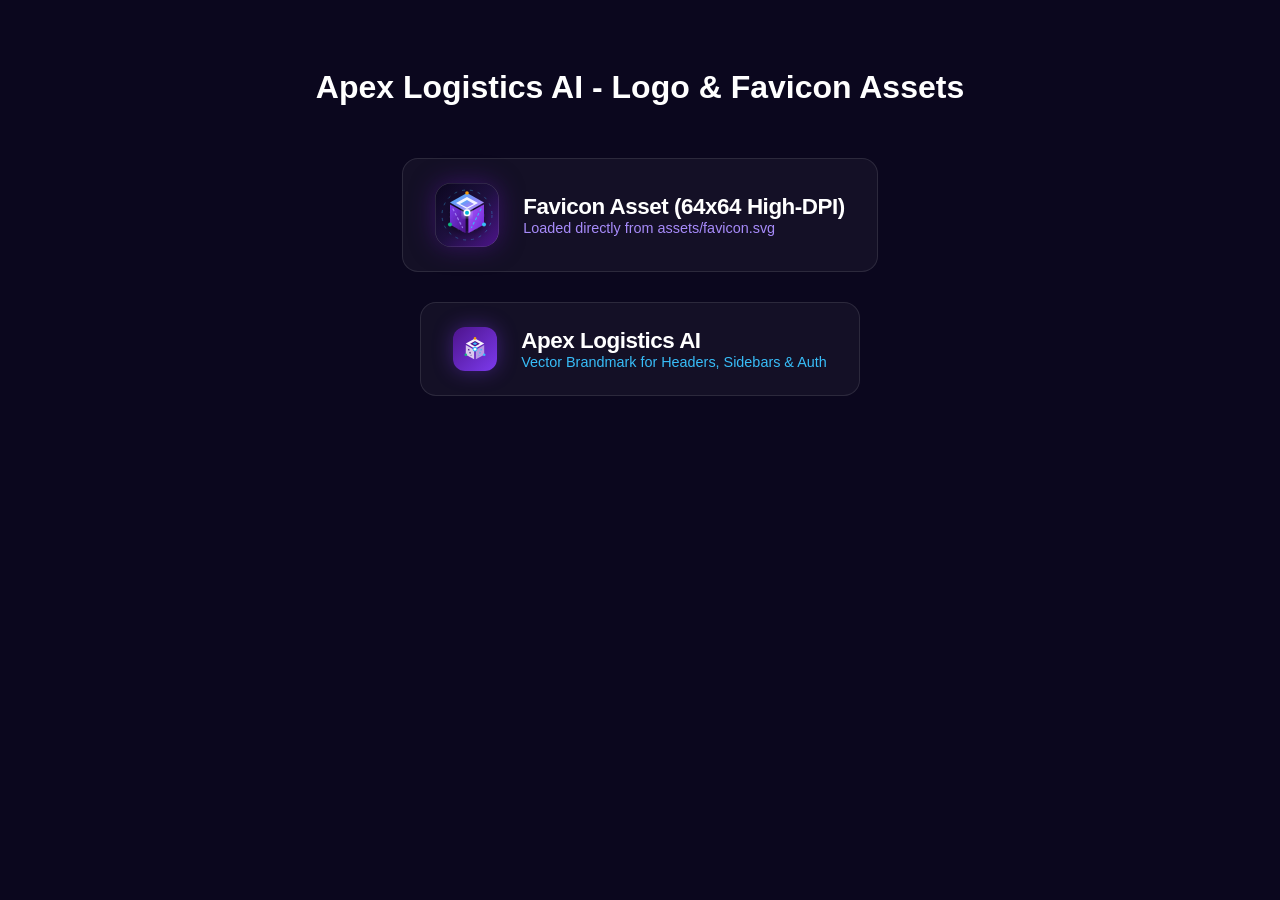
<file: frontend/logo-preview.html>
<!DOCTYPE html>
<html>
<head>
<meta charset="utf-8">
<title>Apex Logistics AI - Logo & Favicon Verification</title>
<link rel="icon" type="image/svg+xml" href="assets/favicon.svg?v=2">
<style>
body {
  background: #0b071e;
  color: #fff;
  font-family: -apple-system, BlinkMacSystemFont, "Segoe UI", Roboto, sans-serif;
  padding: 40px;
  display: flex;
  flex-direction: column;
  gap: 30px;
  align-items: center;
}
.card {
  background: rgba(255,255,255,0.04);
  border: 1px solid rgba(255,255,255,0.1);
  border-radius: 16px;
  padding: 24px 32px;
  display: flex;
  align-items: center;
  gap: 24px;
}
.logo-container {
  width: 44px;
  height: 44px;
  background: linear-gradient(135deg, #4d148c 0%, #7c3aed 100%);
  border-radius: 12px;
  display: flex;
  align-items: center;
  justify-content: center;
  box-shadow: 0 0 20px rgba(124,58,237,0.4);
}
.logo-container svg {
  width: 26px;
  height: 26px;
}
.brand-name {
  font-size: 1.4rem;
  font-weight: 700;
  letter-spacing: -0.02em;
}
.favicon-img {
  width: 64px;
  height: 64px;
  border-radius: 16px;
  box-shadow: 0 0 24px rgba(77,20,140,0.6);
}
</style>
</head>
<body>
  <h1>Apex Logistics AI - Logo & Favicon Assets</h1>
  
  <div class="card">
    <img src="assets/favicon.svg?v=2" class="favicon-img" alt="Favicon" />
    <div>
      <div class="brand-name">Favicon Asset (64x64 High-DPI)</div>
      <div style="color: #a78bfa; font-size: 0.9rem;">Loaded directly from assets/favicon.svg</div>
    </div>
  </div>

  <div class="card">
    <div class="logo-container">
      <svg viewBox="0 0 24 24" fill="none" xmlns="http://www.w3.org/2000/svg" class="apex-logo-svg">
  <!-- Top Face (Aerial Freight & Apex Diamond) -->
  <path d="M12 2.2L20.5 7L12 11.8L3.5 7L12 2.2Z" fill="#ffffff" fill-opacity="0.95"/>
  <!-- Top Face Velocity Chevron (Apex Delta) -->
  <path d="M12 4.5L16.5 7.1L12 9.7L7.5 7.1L12 4.5Z" fill="#4d148c"/>
  <path d="M12 5.8L14.2 7.1L12 8.4L9.8 7.1L12 5.8Z" fill="#38bdf8"/>

  <!-- Left Face (Enterprise Logistics Freight Base) -->
  <path d="M3.5 8.4L11.2 12.6V21.5L3.5 17.3V8.4Z" fill="#ffffff" fill-opacity="0.75"/>
  <line x1="6" y1="12" x2="8.5" y2="18" stroke="#4d148c" stroke-width="1.1" stroke-dasharray="1.5 1.5"/>

  <!-- Right Face (Autonomous AI Dispatch Intelligence) -->
  <path d="M12.8 12.6L20.5 8.4V17.3L12.8 21.5V12.6Z" fill="#ffffff" fill-opacity="0.52"/>
  <line x1="18" y1="12" x2="15.5" y2="18" stroke="#38bdf8" stroke-width="1.1" stroke-dasharray="1.5 1.5"/>

  <!-- Center Telemetry Beacon (Quantum AI Route Node) -->
  <circle cx="12" cy="12.2" r="2.2" fill="#38bdf8"/>
  <circle cx="12" cy="12.2" r="1.1" fill="#ffffff"/>

  <!-- Route Waypoint Milestone Blips -->
  <circle cx="3.5" cy="17.3" r="1.2" fill="#10b981"/>
  <circle cx="20.5" cy="17.3" r="1.2" fill="#38bdf8"/>
  <circle cx="12" cy="2.2" r="1.2" fill="#f59e0b"/>
</svg>
    </div>
    <div>
      <div class="brand-name">Apex Logistics AI</div>
      <div style="color: #38bdf8; font-size: 0.9rem;">Vector Brandmark for Headers, Sidebars & Auth</div>
    </div>
  </div>
</body>
</html>
</file>
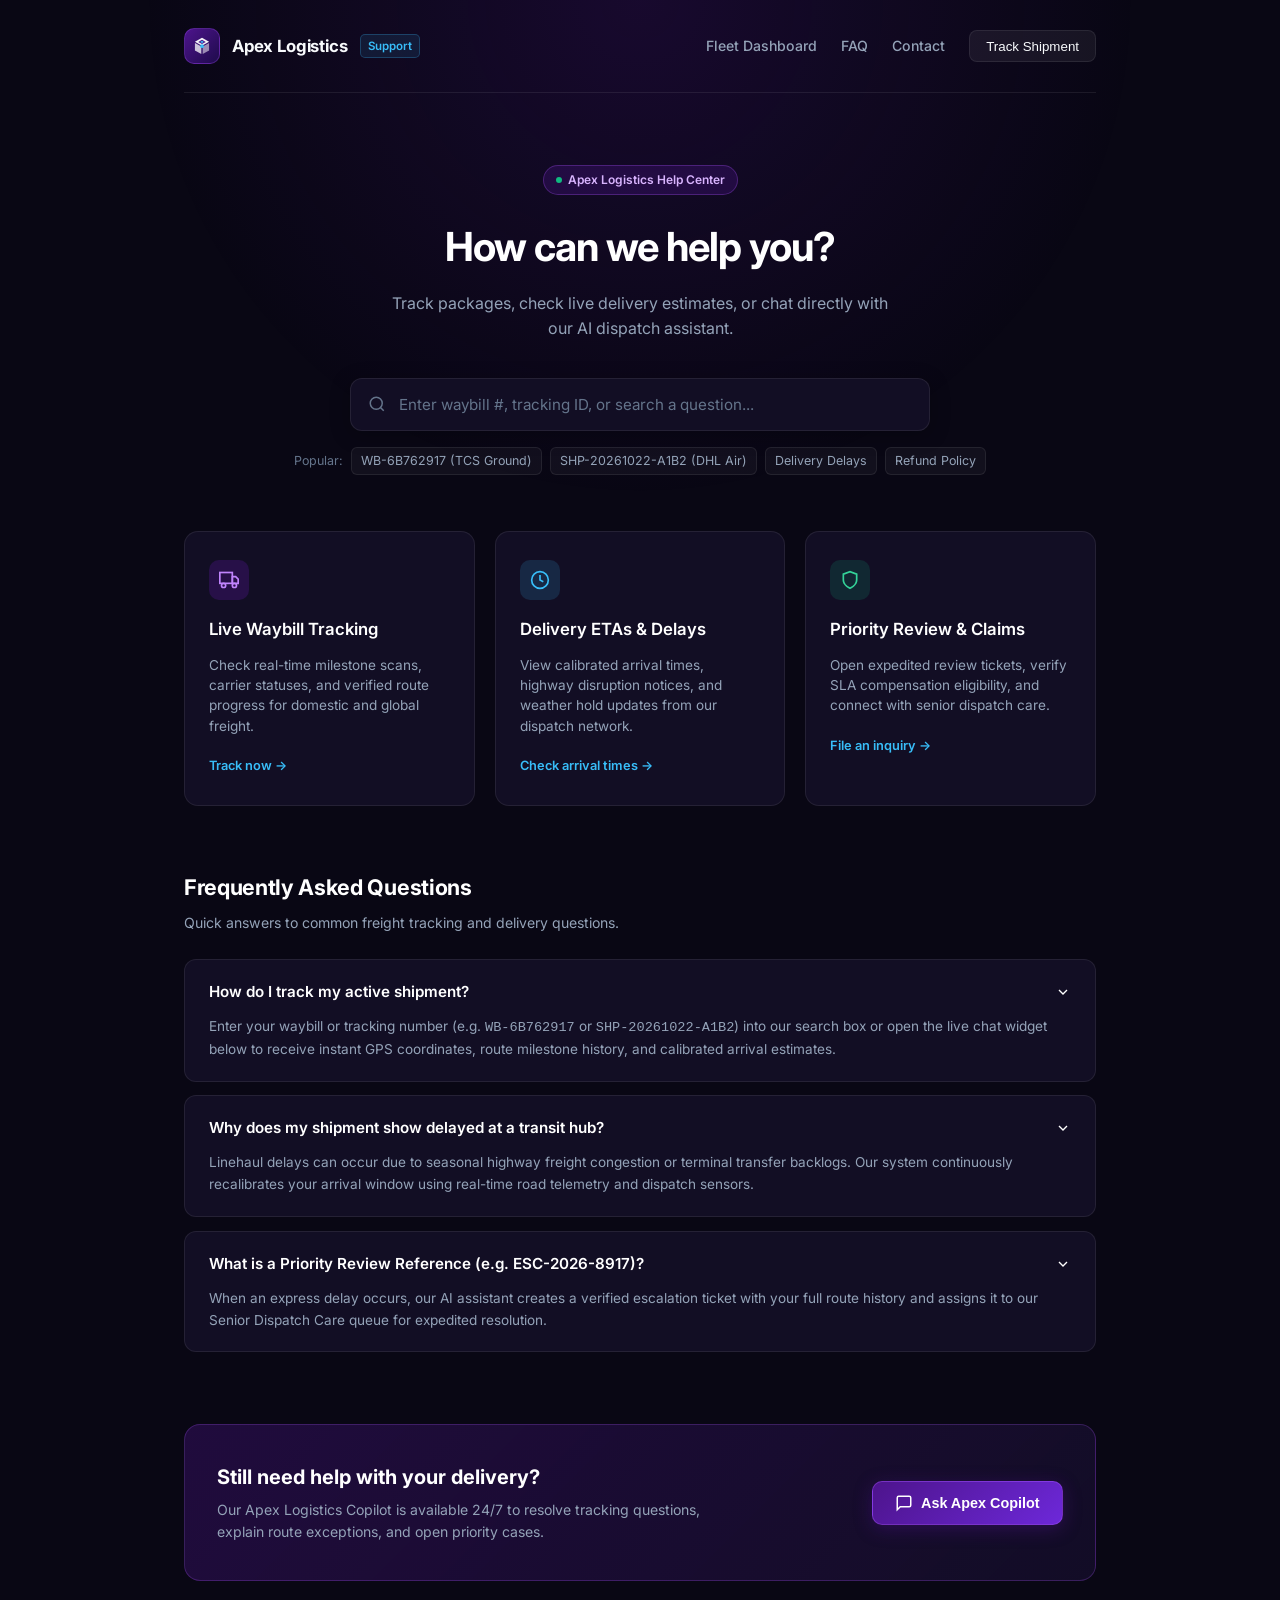
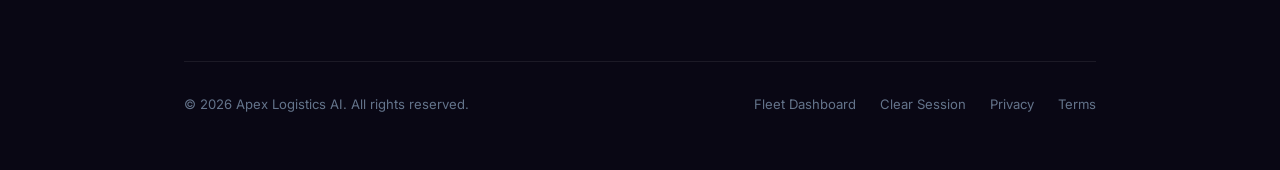
<file: frontend/widget-test.html>
<!DOCTYPE html>
<html lang="en">

<head>
    <meta charset="UTF-8">
    <meta name="viewport" content="width=device-width, initial-scale=1.0">
    <meta name="description" content="Apex Logistics Support — Help Center & Live Freight Assistance">
    <title>Customer Support & Help Center | Apex Logistics</title>
    <link rel="icon" type="image/svg+xml" href="assets/favicon.svg?v=2">

    <link rel="preconnect" href="https://fonts.googleapis.com">
    <link rel="preconnect" href="https://fonts.gstatic.com" crossorigin>
    <link href="https://fonts.googleapis.com/css2?family=Inter:wght@400;500;600;700&display=swap" rel="stylesheet">

    <style>
        :root {
            --bg: #090714;
            --surface: #120e24;
            --surface-hover: #191433;
            --border: rgba(255, 255, 255, 0.08);
            --border-focus: rgba(168, 85, 247, 0.4);
            --primary: #4d148c;
            --primary-light: #7c3aed;
            --accent: #38bdf8;
            --text: #f8fafc;
            --text-muted: #94a3b8;
            --text-dim: #64748b;
        }

        * {
            margin: 0;
            padding: 0;
            box-sizing: border-box;
        }

        body {
            font-family: 'Inter', -apple-system, BlinkMacSystemFont, sans-serif;
            background-color: var(--bg);
            color: var(--text);
            min-height: 100vh;
            line-height: 1.6;
            -webkit-font-smoothing: antialiased;
        }

        /* Ambient subtle backdrop */
        .ambient-radial {
            position: fixed;
            top: 0;
            left: 50%;
            transform: translateX(-50%);
            width: 1000px;
            height: 500px;
            background: radial-gradient(ellipse at top, rgba(77, 20, 140, 0.22) 0%, transparent 70%);
            pointer-events: none;
            z-index: 0;
        }

        .container {
            max-width: 960px;
            margin: 0 auto;
            padding: 0 1.5rem;
            position: relative;
            z-index: 1;
        }

        /* ── Header ── */
        header {
            display: flex;
            align-items: center;
            justify-content: space-between;
            padding: 1.75rem 0;
            border-bottom: 1px solid var(--border);
        }

        .brand {
            display: flex;
            align-items: center;
            gap: 12px;
            text-decoration: none;
            color: var(--text);
        }

        .brand-icon {
            width: 36px;
            height: 36px;
            background: linear-gradient(135deg, #4d148c, #1e0b4b);
            border: 1px solid rgba(168, 85, 247, 0.3);
            border-radius: 10px;
            display: flex;
            align-items: center;
            justify-content: center;
        }

        .brand-icon svg {
            width: 20px;
            height: 20px;
        }

        .brand-name {
            font-size: 1.05rem;
            font-weight: 700;
            letter-spacing: -0.01em;
        }

        .brand-tag {
            font-size: 0.72rem;
            color: var(--accent);
            background: rgba(56, 189, 248, 0.1);
            border: 1px solid rgba(56, 189, 248, 0.25);
            padding: 2px 7px;
            border-radius: 5px;
            font-weight: 600;
        }

        nav {
            display: flex;
            align-items: center;
            gap: 1.5rem;
        }

        nav a {
            color: var(--text-muted);
            text-decoration: none;
            font-size: 0.88rem;
            font-weight: 500;
            transition: color 0.15s ease;
        }

        nav a:hover {
            color: var(--text);
        }

        .nav-btn {
            background: rgba(255, 255, 255, 0.06);
            border: 1px solid var(--border);
            padding: 0.45rem 1rem;
            border-radius: 8px;
            color: var(--text);
            cursor: pointer;
            transition: all 0.15s ease;
        }

        .nav-btn:hover {
            background: rgba(255, 255, 255, 0.1);
            border-color: rgba(255, 255, 255, 0.2);
        }

        /* ── Hero / Search ── */
        .hero {
            text-align: center;
            padding: 4.5rem 0 3.5rem;
        }

        .hero-pill {
            display: inline-flex;
            align-items: center;
            gap: 6px;
            padding: 4px 12px;
            background: rgba(77, 20, 140, 0.3);
            border: 1px solid rgba(168, 85, 247, 0.3);
            border-radius: 20px;
            font-size: 0.75rem;
            font-weight: 600;
            color: #d8b4fe;
            margin-bottom: 1.25rem;
        }

        .hero-pill-dot {
            width: 6px;
            height: 6px;
            border-radius: 50%;
            background: #10b981;
        }

        .hero h1 {
            font-size: 2.5rem;
            font-weight: 700;
            letter-spacing: -0.025em;
            margin-bottom: 0.75rem;
            color: #ffffff;
        }

        .hero p {
            color: var(--text-muted);
            font-size: 1rem;
            max-width: 520px;
            margin: 0 auto 2.25rem;
        }

        /* Search input bar */
        .search-box {
            max-width: 580px;
            margin: 0 auto;
            position: relative;
        }

        .search-box input {
            width: 100%;
            padding: 1rem 1.25rem 1rem 3rem;
            background: var(--surface);
            border: 1px solid var(--border);
            border-radius: 12px;
            color: var(--text);
            font-size: 0.95rem;
            font-family: inherit;
            outline: none;
            transition: all 0.2s ease;
            box-shadow: 0 4px 20px rgba(0, 0, 0, 0.25);
        }

        .search-box input:focus {
            border-color: var(--border-focus);
            background: #15112c;
            box-shadow: 0 0 0 3px rgba(124, 58, 237, 0.2), 0 8px 24px rgba(0, 0, 0, 0.35);
        }

        .search-box input::placeholder {
            color: var(--text-dim);
        }

        .search-icon {
            position: absolute;
            left: 1.15rem;
            top: 50%;
            transform: translateY(-50%);
            color: var(--text-dim);
            pointer-events: none;
        }

        .search-suggestions {
            display: flex;
            align-items: center;
            justify-content: center;
            gap: 8px;
            flex-wrap: wrap;
            margin-top: 1rem;
            font-size: 0.78rem;
            color: var(--text-dim);
        }

        .suggestion-pill {
            background: rgba(255, 255, 255, 0.04);
            border: 1px solid var(--border);
            padding: 3px 9px;
            border-radius: 6px;
            color: var(--text-muted);
            cursor: pointer;
            transition: all 0.15s ease;
        }

        .suggestion-pill:hover {
            color: var(--accent);
            border-color: rgba(56, 189, 248, 0.3);
            background: rgba(56, 189, 248, 0.08);
        }

        /* ── Categories Grid ── */
        .categories {
            display: grid;
            grid-template-columns: repeat(3, 1fr);
            gap: 1.25rem;
            margin-bottom: 4rem;
        }

        .card {
            background: var(--surface);
            border: 1px solid var(--border);
            border-radius: 14px;
            padding: 1.75rem 1.5rem;
            transition: all 0.2s ease;
            cursor: pointer;
            display: flex;
            flex-direction: column;
            gap: 0.75rem;
        }

        .card:hover {
            background: var(--surface-hover);
            border-color: var(--border-focus);
            transform: translateY(-2px);
            box-shadow: 0 10px 25px rgba(0, 0, 0, 0.3);
        }

        .card-icon {
            width: 40px;
            height: 40px;
            border-radius: 10px;
            display: flex;
            align-items: center;
            justify-content: center;
            margin-bottom: 0.25rem;
        }

        .card-icon--purple { background: rgba(77, 20, 140, 0.35); color: #c084fc; }
        .card-icon--blue { background: rgba(56, 189, 248, 0.15); color: #38bdf8; }
        .card-icon--green { background: rgba(16, 185, 129, 0.15); color: #34d399; }

        .card h3 {
            font-size: 1.05rem;
            font-weight: 600;
            color: #ffffff;
        }

        .card p {
            font-size: 0.85rem;
            color: var(--text-muted);
            line-height: 1.5;
        }

        .card-link {
            display: inline-flex;
            align-items: center;
            gap: 4px;
            font-size: 0.8rem;
            font-weight: 600;
            color: var(--accent);
            margin-top: 0.5rem;
        }

        /* ── FAQ Section ── */
        .faq-section {
            margin-bottom: 4.5rem;
        }

        .section-heading {
            font-size: 1.35rem;
            font-weight: 700;
            letter-spacing: -0.015em;
            margin-bottom: 0.5rem;
            color: #ffffff;
        }

        .section-sub {
            color: var(--text-muted);
            font-size: 0.88rem;
            margin-bottom: 1.5rem;
        }

        .faq-list {
            display: flex;
            flex-direction: column;
            gap: 0.85rem;
        }

        .faq-item {
            background: var(--surface);
            border: 1px solid var(--border);
            border-radius: 12px;
            padding: 1.25rem 1.5rem;
            cursor: pointer;
            transition: all 0.2s ease;
        }

        .faq-item:hover {
            border-color: rgba(255, 255, 255, 0.15);
            background: var(--surface-hover);
        }

        .faq-question {
            font-size: 0.95rem;
            font-weight: 600;
            color: #ffffff;
            display: flex;
            align-items: center;
            justify-content: space-between;
        }

        .faq-answer {
            margin-top: 0.75rem;
            font-size: 0.85rem;
            color: var(--text-muted);
            line-height: 1.6;
        }

        /* ── Help CTA Box ── */
        .help-cta {
            background: linear-gradient(135deg, rgba(77, 20, 140, 0.35) 0%, rgba(25, 17, 50, 0.6) 100%);
            border: 1px solid rgba(168, 85, 247, 0.25);
            border-radius: 16px;
            padding: 2.25rem 2rem;
            display: flex;
            align-items: center;
            justify-content: space-between;
            gap: 2rem;
            flex-wrap: wrap;
            margin-bottom: 5rem;
        }

        .help-cta-text h3 {
            font-size: 1.25rem;
            font-weight: 700;
            margin-bottom: 0.35rem;
            color: #ffffff;
        }

        .help-cta-text p {
            font-size: 0.88rem;
            color: var(--text-muted);
            max-width: 500px;
        }

        .btn-chat {
            display: inline-flex;
            align-items: center;
            gap: 8px;
            background: linear-gradient(135deg, #4d148c 0%, #6d28d9 100%);
            border: 1px solid rgba(168, 85, 247, 0.4);
            color: #ffffff;
            padding: 0.75rem 1.4rem;
            border-radius: 10px;
            font-size: 0.9rem;
            font-weight: 600;
            cursor: pointer;
            box-shadow: 0 4px 18px rgba(77, 20, 140, 0.4);
            transition: all 0.2s ease;
        }

        .btn-chat:hover {
            background: linear-gradient(135deg, #5c18a8 0%, #7c3aed 100%);
            transform: translateY(-1px);
            box-shadow: 0 6px 22px rgba(124, 58, 237, 0.5);
        }

        /* ── Footer ── */
        footer {
            border-top: 1px solid var(--border);
            padding: 2rem 0 3.5rem;
            display: flex;
            align-items: center;
            justify-content: space-between;
            color: var(--text-dim);
            font-size: 0.82rem;
            flex-wrap: wrap;
            gap: 1rem;
        }

        .footer-links {
            display: flex;
            gap: 1.5rem;
        }

        .footer-links a {
            color: var(--text-dim);
            text-decoration: none;
            transition: color 0.15s ease;
        }

        .footer-links a:hover {
            color: var(--text-muted);
        }

        @media (max-width: 768px) {
            .hero h1 { font-size: 2rem; }
            .categories { grid-template-columns: 1fr; }
            .help-cta { flex-direction: column; align-items: flex-start; }
            nav { display: none; }
        }
    </style>
</head>

<body>
    <div class="ambient-radial"></div>

    <div class="container">
        <!-- ── Clean Minimal Header ── -->
        <header>
            <a href="/" class="brand">
                <div class="brand-icon">
                    <svg viewBox="0 0 24 24" fill="none" xmlns="http://www.w3.org/2000/svg">
                        <path d="M12 2.2L20.5 7L12 11.8L3.5 7L12 2.2Z" fill="#ffffff" fill-opacity="0.95"/>
                        <path d="M12 4.5L16.5 7.1L12 9.7L7.5 7.1L12 4.5Z" fill="#4d148c"/>
                        <path d="M12 5.8L14.2 7.1L12 8.4L9.8 7.1L12 5.8Z" fill="#38bdf8"/>
                        <path d="M3.5 8.4L11.2 12.6V21.5L3.5 17.3V8.4Z" fill="#ffffff" fill-opacity="0.75"/>
                        <path d="M12.8 12.6L20.5 8.4V17.3L12.8 21.5V12.6Z" fill="#ffffff" fill-opacity="0.52"/>
                        <circle cx="12" cy="12.2" r="2.2" fill="#38bdf8"/>
                    </svg>
                </div>
                <span class="brand-name">Apex Logistics</span>
                <span class="brand-tag">Support</span>
            </a>

            <nav>
                <a href="/pages/client-dashboard.html#logistics">Fleet Dashboard</a>
                <a href="#faq">FAQ</a>
                <a href="#contact">Contact</a>
                <button class="nav-btn" onclick="openCopilotChat('Where is my shipment WB-6B762917?')">Track Shipment</button>
            </nav>
        </header>

        <!-- ── Hero Search Section ── -->
        <section class="hero">
            <div class="hero-pill">
                <span class="hero-pill-dot"></span>
                Apex Logistics Help Center
            </div>
            <h1>How can we help you?</h1>
            <p>Track packages, check live delivery estimates, or chat directly with our AI dispatch assistant.</p>

            <div class="search-box">
                <svg class="search-icon" width="18" height="18" viewBox="0 0 24 24" fill="none" stroke="currentColor" stroke-width="2"><circle cx="11" cy="11" r="8"/><line x1="21" y1="21" x2="16.65" y2="16.65"/></svg>
                <input type="text" id="helpSearchInput" placeholder="Enter waybill #, tracking ID, or search a question..." onkeydown="handleSearchKey(event)">
            </div>

            <div class="search-suggestions">
                <span>Popular:</span>
                <span class="suggestion-pill" onclick="openCopilotChat('Where is my shipment WB-6B762917?')">WB-6B762917 (TCS Ground)</span>
                <span class="suggestion-pill" onclick="openCopilotChat('Track waybill SHP-20261022-A1B2')">SHP-20261022-A1B2 (DHL Air)</span>
                <span class="suggestion-pill" onclick="openCopilotChat('What should I do if my package is delayed?')">Delivery Delays</span>
                <span class="suggestion-pill" onclick="openCopilotChat('How do I request a refund for a late shipment?')">Refund Policy</span>
            </div>
        </section>

        <!-- ── Simple 3-Card Category Grid ── -->
        <section class="categories">
            <div class="card" onclick="openCopilotChat('Where is my shipment WB-6B762917?')">
                <div class="card-icon card-icon--purple">
                    <svg width="20" height="20" viewBox="0 0 24 24" fill="none" stroke="currentColor" stroke-width="2"><rect x="1" y="3" width="15" height="13"/><polygon points="16 8 20 8 23 11 23 16 16 16 16 8"/><circle cx="5.5" cy="18.5" r="2.5"/><circle cx="18.5" cy="18.5" r="2.5"/></svg>
                </div>
                <h3>Live Waybill Tracking</h3>
                <p>Check real-time milestone scans, carrier statuses, and verified route progress for domestic and global freight.</p>
                <span class="card-link">Track now &rarr;</span>
            </div>

            <div class="card" onclick="openCopilotChat('What is the current status of N-5 highway route delays?')">
                <div class="card-icon card-icon--blue">
                    <svg width="20" height="20" viewBox="0 0 24 24" fill="none" stroke="currentColor" stroke-width="2"><circle cx="12" cy="12" r="10"/><polyline points="12 6 12 12 16 14"/></svg>
                </div>
                <h3>Delivery ETAs & Delays</h3>
                <p>View calibrated arrival times, highway disruption notices, and weather hold updates from our dispatch network.</p>
                <span class="card-link">Check arrival times &rarr;</span>
            </div>

            <div class="card" onclick="openCopilotChat('I need help with a delayed express shipment claim')">
                <div class="card-icon card-icon--green">
                    <svg width="20" height="20" viewBox="0 0 24 24" fill="none" stroke="currentColor" stroke-width="2"><path d="M12 22s8-4 8-10V5l-8-3-8 3v7c0 6 8 10 8 10z"/></svg>
                </div>
                <h3>Priority Review & Claims</h3>
                <p>Open expedited review tickets, verify SLA compensation eligibility, and connect with senior dispatch care.</p>
                <span class="card-link">File an inquiry &rarr;</span>
            </div>
        </section>

        <!-- ── FAQ Section ── -->
        <section class="faq-section" id="faq">
            <h2 class="section-heading">Frequently Asked Questions</h2>
            <p class="section-sub">Quick answers to common freight tracking and delivery questions.</p>

            <div class="faq-list">
                <div class="faq-item" onclick="openCopilotChat('How do I track my active shipment with Apex Logistics?')">
                    <div class="faq-question">
                        <span>How do I track my active shipment?</span>
                        <svg width="16" height="16" viewBox="0 0 24 24" fill="none" stroke="currentColor" stroke-width="2"><polyline points="6 9 12 15 18 9"/></svg>
                    </div>
                    <div class="faq-answer">
                        Enter your waybill or tracking number (e.g. <code>WB-6B762917</code> or <code>SHP-20261022-A1B2</code>) into our search box or open the live chat widget below to receive instant GPS coordinates, route milestone history, and calibrated arrival estimates.
                    </div>
                </div>

                <div class="faq-item" onclick="openCopilotChat('Why is my shipment delayed and how is the new ETA calculated?')">
                    <div class="faq-question">
                        <span>Why does my shipment show delayed at a transit hub?</span>
                        <svg width="16" height="16" viewBox="0 0 24 24" fill="none" stroke="currentColor" stroke-width="2"><polyline points="6 9 12 15 18 9"/></svg>
                    </div>
                    <div class="faq-answer">
                        Linehaul delays can occur due to seasonal highway freight congestion or terminal transfer backlogs. Our system continuously recalibrates your arrival window using real-time road telemetry and dispatch sensors.
                    </div>
                </div>

                <div class="faq-item" onclick="openCopilotChat('What happens when an issue is escalated to senior dispatch?')">
                    <div class="faq-question">
                        <span>What is a Priority Review Reference (e.g. ESC-2026-8917)?</span>
                        <svg width="16" height="16" viewBox="0 0 24 24" fill="none" stroke="currentColor" stroke-width="2"><polyline points="6 9 12 15 18 9"/></svg>
                    </div>
                    <div class="faq-answer">
                        When an express delay occurs, our AI assistant creates a verified escalation ticket with your full route history and assigns it to our Senior Dispatch Care queue for expedited resolution.
                    </div>
                </div>
            </div>
        </section>

        <!-- ── Call-To-Action Card ── -->
        <section class="help-cta" id="contact">
            <div class="help-cta-text">
                <h3>Still need help with your delivery?</h3>
                <p>Our Apex Logistics Copilot is available 24/7 to resolve tracking questions, explain route exceptions, and open priority cases.</p>
            </div>
            <button class="btn-chat" onclick="openCopilotChat()">
                <svg width="18" height="18" viewBox="0 0 24 24" fill="none" stroke="currentColor" stroke-width="2"><path d="M21 15a2 2 0 0 1-2 2H7l-4 4V5a2 2 0 0 1 2-2h14a2 2 0 0 1 2 2z"/></svg>
                Ask Apex Copilot
            </button>
        </section>

        <!-- ── Minimal Footer ── -->
        <footer>
            <div>© 2026 Apex Logistics AI. All rights reserved.</div>
            <div class="footer-links">
                <a href="/pages/client-dashboard.html#logistics">Fleet Dashboard</a>
                <a href="javascript:void(0)" onclick="resetTestSession()">Clear Session</a>
                <a href="#faq">Privacy</a>
                <a href="#faq">Terms</a>
            </div>
        </footer>
    </div>

    <!-- ── Interactive Helper Scripts ── -->
    <script>
        // Preset Fig 13 Session for Live Autonomous Evaluation
        try {
            for (let i = localStorage.length - 1; i >= 0; i--) {
                const k = localStorage.key(i);
                if (k && (k.toLowerCase().includes('yelo') || k.toLowerCase().includes('bai_session'))) {
                    localStorage.removeItem(k);
                }
            }
        } catch(e) {}
        try {
            localStorage.setItem('apex_copilot_session_v6_wk_r_8L9', JSON.stringify({
                session_id: 'session_fig13_wb6b762917',
                name: 'Engr. Umer Bashir',
                email: 'umer.bashir@apexlogistics.com'
            }));
        } catch(e) {}

        // Open chat widget and optionally send prompt
        function openCopilotChat(promptText) {
            const host = document.getElementById('apex-logistics-ai-widget');
            const root = host ? host.shadowRoot : null;
            if (!root) return;

            const bubble = root.querySelector('.bai-bubble');
            const panel = root.querySelector('.bai-panel');

            if (bubble && panel && !panel.classList.contains('open')) {
                bubble.click();
            }

            if (promptText) {
                setTimeout(() => {
                    const input = root.querySelector('#bai-input');
                    const sendBtn = root.querySelector('#bai-send');
                    if (input && sendBtn) {
                        input.value = promptText;
                        input.dispatchEvent(new Event('input', { bubbles: true }));
                        input.focus();
                        setTimeout(() => {
                            sendBtn.click();
                        }, 250);
                    }
                }, 300);
            }
        }

        // Search bar Enter handler
        function handleSearchKey(event) {
            if (event.key === 'Enter') {
                const query = event.target.value.trim();
                if (query) {
                    openCopilotChat(query);
                }
            }
        }

        // Reset session helper
        function resetTestSession() {
            localStorage.removeItem('apex_copilot_session_v6_wk_r_8L9');
            window.location.reload();
        }

        // Auto-open widget panel on load
        window.addEventListener('load', () => {
            setTimeout(() => {
                const host = document.getElementById('apex-logistics-ai-widget');
                const root = host ? host.shadowRoot : null;
                const bubble = root ? root.querySelector('.bai-bubble') : null;
                const panel = root ? root.querySelector('.bai-panel') : null;
                if (bubble && panel && !panel.classList.contains('open')) {
                    bubble.click();
                }
            }, 800);
        });
    </script>

    <!-- Apex Logistics AI Chat Widget — Active Tenant Embed (UNCHANGED) -->
    <script src="http://localhost:8000/widget/embed.js?v=apex6"
        data-widget-key="wk_r_8L9yRpFHZBowcT2EMR-4ZgJRSzhVH6qsLt1pJOl2Y"
        data-api-base="http://localhost:8000"
        data-widget-type="full" async> </script>

</body>

</html>
</file>
<file: frontend/css/design-system.css>
/*
 * =========================================================
 * APEX LOGISTICS AI - Design System
 * Gemini 3 Glassy Effect Theme
 * =========================================================
 */

/* =========================================================
   CSS RESET & BASE
   ========================================================= */
*, *::before, *::after {
  box-sizing: border-box;
  margin: 0;
  padding: 0;
}

html {
  font-size: 16px;
  scroll-behavior: smooth;
}

body {
  font-family: 'Inter', -apple-system, BlinkMacSystemFont, 'Segoe UI', Roboto, sans-serif;
  background: var(--bg-primary);
  color: var(--text-primary);
  line-height: 1.6;
  min-height: 100vh;
  overflow-x: hidden;
  -webkit-font-smoothing: antialiased;
  -moz-osx-font-smoothing: grayscale;
}

/* =========================================================
   CSS VARIABLES - DESIGN TOKENS
   ========================================================= */
:root {
  /* Background Layers */
  --bg-primary: #0a0a0f;
  --bg-secondary: #0f0f15;
  --bg-tertiary: #16161f;
  --bg-elevated: #1c1c28;
  --bg-hover: #222230;
  
  /* Glass Effects */
  --glass-bg: rgba(255, 255, 255, 0.03);
  --glass-bg-hover: rgba(255, 255, 255, 0.06);
  --glass-bg-active: rgba(255, 255, 255, 0.08);
  --glass-border: rgba(255, 255, 255, 0.08);
  --glass-border-hover: rgba(255, 255, 255, 0.12);
  --glass-border-active: rgba(255, 255, 255, 0.16);
  --glass-shadow: 0 4px 24px rgba(0, 0, 0, 0.2);
  --glass-shadow-lg: 0 8px 40px rgba(0, 0, 0, 0.3);
  --glass-blur: blur(20px);
  --glass-blur-lg: blur(40px);
  
  /* Primary Accent - FedEx Purple (#4D148C) */
  --primary-50: #f6f0fd;
  --primary-100: #eddcfb;
  --primary-200: #dbb9f7;
  --primary-300: #c084fc;
  --primary-400: #a85cf0;
  --primary-500: #4d148c;
  --primary-600: #3f0f74;
  --primary-700: #310a5c;
  --primary-800: #230744;
  --primary-900: #17042d;
  --primary-rgb: 77, 20, 140;
  
  /* Secondary Accent - Purple */
  --secondary-400: #a78bfa;
  --secondary-500: #8b5cf6;
  --secondary-600: #7c3aed;
  
  /* Sentiment Colors */
  --positive: #10b981;
  --positive-light: #34d399;
  --positive-bg: rgba(16, 185, 129, 0.12);
  --positive-border: rgba(16, 185, 129, 0.3);
  
  --neutral: #6366f1;
  --neutral-light: #818cf8;
  --neutral-bg: rgba(99, 102, 241, 0.12);
  --neutral-border: rgba(99, 102, 241, 0.3);
  
  --negative: #ef4444;
  --negative-light: #f87171;
  --negative-bg: rgba(239, 68, 68, 0.12);
  --negative-border: rgba(239, 68, 68, 0.3);
  
  --urgent: #f59e0b;
  --urgent-light: #fbbf24;
  --urgent-bg: rgba(245, 158, 11, 0.12);
  --urgent-border: rgba(245, 158, 11, 0.3);
  
  /* Text Colors */
  --text-primary: rgba(255, 255, 255, 0.95);
  --text-secondary: rgba(255, 255, 255, 0.7);
  --text-muted: rgba(255, 255, 255, 0.5);
  --text-disabled: rgba(255, 255, 255, 0.3);
  
  /* Borders & Dividers */
  --border-subtle: rgba(255, 255, 255, 0.04);
  --border-default: rgba(255, 255, 255, 0.08);
  --border-strong: rgba(255, 255, 255, 0.12);
  
  /* Spacing Scale */
  --space-xs: 4px;
  --space-sm: 8px;
  --space-md: 16px;
  --space-lg: 24px;
  --space-xl: 32px;
  --space-2xl: 48px;
  --space-3xl: 64px;
  
  /* Border Radius */
  --radius-sm: 8px;
  --radius-md: 12px;
  --radius-lg: 16px;
  --radius-xl: 20px;
  --radius-2xl: 24px;
  --radius-full: 9999px;
  
  /* Transitions */
  --transition-fast: 150ms cubic-bezier(0.4, 0, 0.2, 1);
  --transition-normal: 250ms cubic-bezier(0.4, 0, 0.2, 1);
  --transition-slow: 350ms cubic-bezier(0.4, 0, 0.2, 1);
  --transition-bounce: 500ms cubic-bezier(0.34, 1.56, 0.64, 1);
  
  /* Shadows */
  --shadow-sm: 0 1px 2px rgba(0, 0, 0, 0.1);
  --shadow-md: 0 4px 12px rgba(0, 0, 0, 0.15);
  --shadow-lg: 0 8px 24px rgba(0, 0, 0, 0.2);
  --shadow-xl: 0 16px 48px rgba(0, 0, 0, 0.25);
  
  /* Z-Index Scale */
  --z-base: 0;
  --z-dropdown: 100;
  --z-sticky: 200;
  --z-modal: 300;
  --z-toast: 400;
  --z-tooltip: 500;
}

/* =========================================================
   TYPOGRAPHY
   ========================================================= */
h1, h2, h3, h4, h5, h6 {
  font-weight: 600;
  line-height: 1.3;
  color: var(--text-primary);
}

h1 { font-size: 2.5rem; letter-spacing: -0.02em; }
h2 { font-size: 2rem; letter-spacing: -0.015em; }
h3 { font-size: 1.5rem; letter-spacing: -0.01em; }
h4 { font-size: 1.25rem; }
h5 { font-size: 1.125rem; }
h6 { font-size: 1rem; }

p {
  color: var(--text-secondary);
  margin-bottom: var(--space-md);
}

a {
  color: var(--primary-400);
  text-decoration: none;
  transition: color var(--transition-fast);
}

a:hover {
  color: var(--primary-300);
}

/* =========================================================
   GLASS CARD COMPONENT
   ========================================================= */
.glass-card {
  background: var(--glass-bg);
  backdrop-filter: var(--glass-blur);
  -webkit-backdrop-filter: var(--glass-blur);
  border: 1px solid var(--glass-border);
  border-radius: var(--radius-xl);
  box-shadow: var(--glass-shadow);
  transition: all var(--transition-normal);
  position: relative;
  overflow: hidden;
}

.glass-card::before {
  content: '';
  position: absolute;
  top: 0;
  left: 0;
  right: 0;
  height: 1px;
  background: linear-gradient(
    90deg,
    transparent,
    rgba(255, 255, 255, 0.1),
    transparent
  );
}

.glass-card:hover {
  background: var(--glass-bg-hover);
  border-color: var(--glass-border-hover);
  box-shadow: var(--glass-shadow-lg);
  transform: translateY(-2px);
}

.glass-card--static {
  pointer-events: none;
}

.glass-card--static:hover {
  transform: none;
}

/* =========================================================
   BUTTONS
   ========================================================= */
.btn {
  display: inline-flex;
  align-items: center;
  justify-content: center;
  gap: var(--space-sm);
  padding: var(--space-sm) var(--space-lg);
  font-size: 0.9375rem;
  font-weight: 500;
  border-radius: var(--radius-md);
  border: none;
  cursor: pointer;
  transition: all var(--transition-fast);
  position: relative;
  overflow: hidden;
  white-space: nowrap;
}

.btn:disabled {
  opacity: 0.5;
  cursor: not-allowed;
}

/* Primary Button */
.btn-primary {
  background: linear-gradient(135deg, var(--primary-500), var(--primary-600));
  color: white;
  box-shadow: 0 4px 16px rgba(77, 20, 140, 0.4);
}

.btn-primary:hover:not(:disabled) {
  background: linear-gradient(135deg, var(--primary-400), var(--primary-500));
  box-shadow: 0 6px 24px rgba(77, 20, 140, 0.55);
  transform: translateY(-1px);
}

.btn-primary:active:not(:disabled) {
  transform: translateY(0);
}

/* Secondary Button */
.btn-secondary {
  background: var(--glass-bg);
  color: var(--text-primary);
  border: 1px solid var(--glass-border);
  backdrop-filter: var(--glass-blur);
}

.btn-secondary:hover:not(:disabled) {
  background: var(--glass-bg-hover);
  border-color: var(--glass-border-hover);
}

/* Ghost Button */
.btn-ghost {
  background: transparent;
  color: var(--text-secondary);
}

.btn-ghost:hover:not(:disabled) {
  background: var(--glass-bg);
  color: var(--text-primary);
}

/* Icon Button */
.btn-icon {
  width: 40px;
  height: 40px;
  padding: 0;
  border-radius: var(--radius-md);
}

/* Button Sizes */
.btn-sm {
  padding: var(--space-xs) var(--space-md);
  font-size: 0.875rem;
}

.btn-lg {
  padding: var(--space-md) var(--space-xl);
  font-size: 1rem;
}

/* Ripple Effect */
.btn::after {
  content: '';
  position: absolute;
  inset: 0;
  background: radial-gradient(circle at center, rgba(255,255,255,0.3) 0%, transparent 70%);
  opacity: 0;
  transform: scale(0);
  transition: transform 0.5s, opacity 0.3s;
}

.btn:active::after {
  opacity: 1;
  transform: scale(2.5);
  transition: transform 0s, opacity 0s;
}

/* =========================================================
   INPUT FIELDS
   ========================================================= */
.input-group {
  display: flex;
  flex-direction: column;
  gap: var(--space-xs);
}

.input-label {
  font-size: 0.875rem;
  font-weight: 500;
  color: var(--text-secondary);
}

.input {
  width: 100%;
  padding: var(--space-sm) var(--space-md);
  font-size: 0.9375rem;
  color: var(--text-primary);
  background: var(--glass-bg);
  border: 1px solid var(--glass-border);
  border-radius: var(--radius-md);
  outline: none;
  transition: all var(--transition-fast);
}

.input::placeholder {
  color: var(--text-muted);
}

.input:focus {
  background: var(--glass-bg-hover);
  border-color: var(--primary-500);
  box-shadow: 0 0 0 3px rgba(77, 20, 140, 0.25);
}

.input:disabled {
  opacity: 0.5;
  cursor: not-allowed;
}

/* Textarea */
.textarea {
  min-height: 100px;
  resize: vertical;
}

/* =========================================================
   BADGES
   ========================================================= */
.badge {
  display: inline-flex;
  align-items: center;
  gap: var(--space-xs);
  padding: 2px 10px;
  font-size: 0.75rem;
  font-weight: 600;
  border-radius: var(--radius-full);
  text-transform: uppercase;
  letter-spacing: 0.02em;
}

.badge-positive {
  background: var(--positive-bg);
  color: var(--positive-light);
  border: 1px solid var(--positive-border);
}

.badge-neutral {
  background: var(--neutral-bg);
  color: var(--neutral-light);
  border: 1px solid var(--neutral-border);
}

.badge-negative {
  background: var(--negative-bg);
  color: var(--negative-light);
  border: 1px solid var(--negative-border);
}

.badge-urgent {
  background: var(--urgent-bg);
  color: var(--urgent-light);
  border: 1px solid var(--urgent-border);
}

/* =========================================================
   AVATAR
   ========================================================= */
.avatar {
  width: 40px;
  height: 40px;
  border-radius: var(--radius-full);
  background: linear-gradient(135deg, var(--primary-500), var(--secondary-500));
  display: flex;
  align-items: center;
  justify-content: center;
  font-weight: 600;
  color: white;
  font-size: 0.875rem;
  flex-shrink: 0;
}

.avatar-sm { width: 32px; height: 32px; font-size: 0.75rem; }
.avatar-lg { width: 48px; height: 48px; font-size: 1rem; }
.avatar-xl { width: 64px; height: 64px; font-size: 1.25rem; }

.avatar img {
  width: 100%;
  height: 100%;
  object-fit: cover;
  border-radius: inherit;
}

/* =========================================================
   LOADING SPINNER
   ========================================================= */
.spinner {
  width: 24px;
  height: 24px;
  border: 2px solid var(--glass-border);
  border-top-color: var(--primary-500);
  border-radius: 50%;
  animation: spin 0.8s linear infinite;
}

.spinner-sm { width: 16px; height: 16px; border-width: 1.5px; }
.spinner-lg { width: 32px; height: 32px; border-width: 3px; }

@keyframes spin {
  to { transform: rotate(360deg); }
}

/* =========================================================
   ANIMATED GRADIENT BACKGROUND
   ========================================================= */
.gradient-bg {
  position: fixed;
  top: 0;
  left: 0;
  width: 100%;
  height: 100%;
  z-index: -1;
  overflow: hidden;
}

.gradient-orb {
  position: absolute;
  border-radius: 50%;
  filter: blur(80px);
  opacity: 0.3;
  animation: float 20s infinite ease-in-out;
}

.gradient-orb--1 {
  width: 600px;
  height: 600px;
  background: var(--primary-600);
  top: -20%;
  right: -10%;
  animation-delay: 0s;
}

.gradient-orb--2 {
  width: 500px;
  height: 500px;
  background: var(--secondary-600);
  bottom: -15%;
  left: -10%;
  animation-delay: -7s;
}

.gradient-orb--3 {
  width: 400px;
  height: 400px;
  background: var(--primary-500);
  top: 50%;
  left: 30%;
  animation-delay: -14s;
}

@keyframes float {
  0%, 100% { transform: translate(0, 0) scale(1); }
  25% { transform: translate(30px, -30px) scale(1.05); }
  50% { transform: translate(-20px, 20px) scale(0.95); }
  75% { transform: translate(20px, 30px) scale(1.02); }
}

/* =========================================================
   UTILITY CLASSES
   ========================================================= */
.flex { display: flex; }
.flex-col { flex-direction: column; }
.items-center { align-items: center; }
.justify-center { justify-content: center; }
.justify-between { justify-content: space-between; }
.gap-xs { gap: var(--space-xs); }
.gap-sm { gap: var(--space-sm); }
.gap-md { gap: var(--space-md); }
.gap-lg { gap: var(--space-lg); }
.gap-xl { gap: var(--space-xl); }

.text-center { text-align: center; }
.text-left { text-align: left; }
.text-right { text-align: right; }

.text-primary { color: var(--text-primary); }
.text-secondary { color: var(--text-secondary); }
.text-muted { color: var(--text-muted); }

.w-full { width: 100%; }
.h-full { height: 100%; }

.p-sm { padding: var(--space-sm); }
.p-md { padding: var(--space-md); }
.p-lg { padding: var(--space-lg); }
.p-xl { padding: var(--space-xl); }

.hidden { display: none; }
.visible { visibility: visible; }
.invisible { visibility: hidden; }

/* =========================================================
   RESPONSIVE BREAKPOINTS
   ========================================================= */
@media (max-width: 768px) {
  html { font-size: 14px; }
  
  h1 { font-size: 2rem; }
  h2 { font-size: 1.5rem; }
  h3 { font-size: 1.25rem; }
  
  .gradient-orb { opacity: 0.2; }
}

@media (max-width: 480px) {
  h1 { font-size: 1.75rem; }
  h2 { font-size: 1.25rem; }
}

/* =========================================================
   SCROLLBAR STYLING
   ========================================================= */
::-webkit-scrollbar {
  width: 8px;
  height: 8px;
}

::-webkit-scrollbar-track {
  background: var(--bg-secondary);
}

::-webkit-scrollbar-thumb {
  background: var(--glass-border-hover);
  border-radius: var(--radius-full);
}

::-webkit-scrollbar-thumb:hover {
  background: var(--glass-border-active);
}

/* =========================================================
   SELECTION STYLING
   ========================================================= */
::selection {
  background: var(--primary-500);
  color: white;
}

/* =========================================================
   FOCUS VISIBLE (Accessibility)
   ========================================================= */
:focus-visible {
  outline: 2px solid var(--primary-500);
  outline-offset: 2px;
}
</file>
<file: frontend/css/landing.css>
/*
 * =========================================================
 * BEHAVIORAL AGENTIC AI - Landing Page Styles
 * =========================================================
 */

/* =========================================================
   LANDING NAVIGATION
   ========================================================= */
.landing-nav {
    position: fixed;
    top: 0;
    left: 0;
    right: 0;
    z-index: var(--z-sticky);
    padding: var(--space-md) 0;
    background: rgba(10, 10, 15, 0.8);
    backdrop-filter: var(--glass-blur);
    border-bottom: 1px solid var(--glass-border);
}

.landing-nav-container {
    max-width: 1200px;
    margin: 0 auto;
    padding: 0 var(--space-xl);
    display: flex;
    align-items: center;
    justify-content: space-between;
}

.landing-logo {
    display: flex;
    align-items: center;
    gap: var(--space-sm);
    text-decoration: none;
}

.landing-logo-icon {
    width: 36px;
    height: 36px;
    border-radius: var(--radius-md);
    background: linear-gradient(135deg, var(--primary-500), var(--secondary-500));
    display: flex;
    align-items: center;
    justify-content: center;
    color: white;
}

.landing-logo-icon svg {
    width: 20px;
    height: 20px;
}

.landing-logo-text {
    font-size: 1.125rem;
    font-weight: 700;
    color: var(--text-primary);
}

.landing-nav-links {
    display: flex;
    align-items: center;
    gap: var(--space-xl);
}

.landing-nav-link {
    font-size: 0.9375rem;
    font-weight: 500;
    color: var(--text-secondary);
    text-decoration: none;
    transition: color var(--transition-fast);
}

.landing-nav-link:hover {
    color: var(--text-primary);
}

.landing-nav-actions {
    display: flex;
    align-items: center;
    gap: var(--space-md);
}

/* =========================================================
   HERO SECTION
   ========================================================= */
.hero {
    min-height: 100vh;
    display: flex;
    align-items: center;
    padding: 120px var(--space-xl) var(--space-3xl);
    max-width: 1400px;
    margin: 0 auto;
    gap: var(--space-3xl);
}

.hero-container {
    flex: 1;
    max-width: 680px;
}

.hero-badge {
    display: inline-flex;
    align-items: center;
    gap: var(--space-sm);
    padding: 6px 16px;
    background: var(--glass-bg);
    border: 1px solid var(--glass-border);
    border-radius: var(--radius-full);
    font-size: 0.8125rem;
    font-weight: 500;
    color: var(--text-secondary);
    margin-bottom: var(--space-lg);
}

.hero-badge-dot {
    width: 8px;
    height: 8px;
    background: var(--positive);
    border-radius: var(--radius-full);
    animation: pulse 2s infinite;
}

@keyframes pulse {

    0%,
    100% {
        opacity: 1;
        transform: scale(1);
    }

    50% {
        opacity: 0.5;
        transform: scale(1.2);
    }
}

.hero-title {
    font-size: clamp(2.35rem, 3.5vw, 3.25rem);
    font-weight: 800;
    line-height: 1.16;
    margin-bottom: var(--space-lg);
    letter-spacing: -0.03em;
}

.hero-title-line {
    display: block;
    white-space: nowrap;
}

.hero-title-gradient {
    background: linear-gradient(135deg, var(--primary-400), var(--secondary-400));
    -webkit-background-clip: text;
    -webkit-text-fill-color: transparent;
    background-clip: text;
}

.hero-subtitle {
    font-size: 1.125rem;
    color: var(--text-secondary);
    line-height: 1.7;
    margin-bottom: var(--space-xl);
    max-width: 520px;
}

.hero-actions {
    display: flex;
    gap: var(--space-md);
    margin-bottom: var(--space-2xl);
}

.hero-stats {
    display: flex;
    align-items: center;
    gap: var(--space-xl);
}

.hero-stat {
    text-align: center;
}

.hero-stat-value {
    display: block;
    font-size: 2rem;
    font-weight: 700;
    color: var(--text-primary);
    line-height: 1.2;
}

.hero-stat-label {
    font-size: 0.8125rem;
    color: var(--text-muted);
}

.hero-stat-divider {
    width: 1px;
    height: 40px;
    background: var(--border-default);
}

/* =========================================================
   HERO VISUAL (Demo Card)
   ========================================================= */
.hero-visual {
    flex: 1;
    max-width: 500px;
}

.hero-visual-card {
    padding: 0;
    overflow: hidden;
}

.hero-visual-header {
    padding: var(--space-md) var(--space-lg);
    background: var(--bg-tertiary);
    border-bottom: 1px solid var(--border-subtle);
    display: flex;
    align-items: center;
    gap: var(--space-md);
}

.hero-visual-dots {
    display: flex;
    gap: 6px;
}

.hero-visual-dots span {
    width: 10px;
    height: 10px;
    border-radius: var(--radius-full);
    background: var(--glass-border);
}

.hero-visual-dots span:first-child {
    background: #ff5f56;
}

.hero-visual-dots span:nth-child(2) {
    background: #ffbd2e;
}

.hero-visual-dots span:last-child {
    background: #27ca40;
}

.hero-visual-title {
    font-size: 0.8125rem;
    font-weight: 500;
    color: var(--text-secondary);
}

.hero-visual-content {
    padding: var(--space-lg);
    display: flex;
    flex-direction: column;
    gap: var(--space-md);
}

.demo-message {
    display: flex;
    gap: var(--space-sm);
    align-items: flex-start;
}

.demo-message-avatar {
    width: 32px;
    height: 32px;
    border-radius: var(--radius-full);
    background: linear-gradient(135deg, var(--primary-500), var(--secondary-500));
    display: flex;
    align-items: center;
    justify-content: center;
    font-size: 0.75rem;
    font-weight: 600;
    color: white;
    flex-shrink: 0;
}

.demo-message-avatar--ai {
    background: linear-gradient(135deg, var(--secondary-500), var(--primary-500));
}

.demo-message--ai {
    justify-content: flex-end;
}

.demo-message-bubble {
    background: var(--bg-elevated);
    padding: var(--space-sm) var(--space-md);
    border-radius: var(--radius-md);
    max-width: 85%;
}

.demo-message--ai .demo-message-bubble {
    background: linear-gradient(135deg, rgba(139, 92, 246, 0.2), rgba(77, 20, 140, 0.25));
    border: 1px solid rgba(139, 92, 246, 0.3);
}

.demo-message-text {
    display: block;
    font-size: 0.875rem;
    color: var(--text-primary);
    line-height: 1.5;
}

.demo-message-sentiment {
    display: inline-flex;
    align-items: center;
    gap: 4px;
    margin-top: 6px;
    padding: 2px 8px;
    background: var(--negative-bg);
    border-radius: var(--radius-full);
    font-size: 0.6875rem;
    font-weight: 600;
    color: var(--negative-light);
}

.demo-analysis {
    background: var(--bg-tertiary);
    border-radius: var(--radius-md);
    padding: var(--space-md);
    display: flex;
    flex-direction: column;
    gap: var(--space-sm);
}

.demo-analysis-item {
    display: flex;
    align-items: center;
    gap: var(--space-md);
}

.demo-analysis-label {
    font-size: 0.75rem;
    color: var(--text-muted);
    width: 100px;
}

.demo-analysis-value {
    font-size: 0.8125rem;
    font-weight: 600;
    color: var(--text-primary);
}

.demo-analysis-bar {
    flex: 1;
    height: 6px;
    background: var(--bg-primary);
    border-radius: var(--radius-full);
    overflow: hidden;
}

.demo-analysis-bar-fill {
    height: 100%;
    background: linear-gradient(90deg, var(--negative), var(--urgent));
    border-radius: var(--radius-full);
    animation: bar-grow 2s ease-out;
}

@keyframes bar-grow {
    from {
        width: 0;
    }
}

/* =========================================================
   SECTIONS COMMON
   ========================================================= */
.section-container {
    max-width: 1200px;
    margin: 0 auto;
    padding: var(--space-3xl) var(--space-xl);
}

.section-header {
    text-align: center;
    max-width: 600px;
    margin: 0 auto var(--space-2xl);
}

.section-badge {
    display: inline-block;
    padding: 4px 12px;
    background: var(--glass-bg);
    border: 1px solid var(--glass-border);
    border-radius: var(--radius-full);
    font-size: 0.75rem;
    font-weight: 600;
    color: var(--primary-400);
    text-transform: uppercase;
    letter-spacing: 0.05em;
    margin-bottom: var(--space-md);
}

.section-title {
    font-size: 2.5rem;
    font-weight: 700;
    margin-bottom: var(--space-md);
    letter-spacing: -0.02em;
}

.section-subtitle {
    font-size: 1.0625rem;
    color: var(--text-secondary);
    line-height: 1.6;
}

/* =========================================================
   FEATURES SECTION
   ========================================================= */
.features {
    background: var(--bg-secondary);
}

.features-grid {
    display: grid;
    grid-template-columns: repeat(2, 1fr);
    gap: var(--space-lg);
}

.feature-card {
    padding: var(--space-xl);
}

.feature-icon {
    width: 52px;
    height: 52px;
    border-radius: var(--radius-md);
    display: flex;
    align-items: center;
    justify-content: center;
    margin-bottom: var(--space-lg);
}

.feature-icon--blue {
    background: rgba(77, 20, 140, 0.2);
    color: var(--primary-400);
}

.feature-icon--purple {
    background: rgba(139, 92, 246, 0.15);
    color: var(--secondary-400);
}

.feature-icon--orange {
    background: var(--urgent-bg);
    color: var(--urgent-light);
}

.feature-icon--green {
    background: var(--positive-bg);
    color: var(--positive-light);
}

.feature-title {
    font-size: 1.25rem;
    font-weight: 600;
    margin-bottom: var(--space-sm);
}

.feature-description {
    font-size: 0.9375rem;
    color: var(--text-secondary);
    line-height: 1.6;
    margin-bottom: var(--space-md);
}

.feature-tags {
    display: flex;
    gap: var(--space-sm);
}

.feature-tag {
    padding: 4px 10px;
    background: var(--glass-bg);
    border: 1px solid var(--glass-border);
    border-radius: var(--radius-sm);
    font-size: 0.6875rem;
    font-weight: 600;
    color: var(--text-muted);
    text-transform: uppercase;
}

/* =========================================================
   HOW IT WORKS SECTION
   ========================================================= */
.process-steps {
    display: flex;
    flex-direction: column;
    gap: var(--space-lg);
    max-width: 700px;
    margin: 0 auto;
}

.process-step {
    display: flex;
    gap: var(--space-lg);
    align-items: flex-start;
}

.process-step-number {
    font-size: 2.5rem;
    font-weight: 800;
    color: var(--primary-500);
    opacity: 0.3;
    line-height: 1;
    flex-shrink: 0;
    width: 60px;
}

.process-step-content {
    flex: 1;
    padding: var(--space-lg);
}

.process-step-title {
    font-size: 1.125rem;
    font-weight: 600;
    margin-bottom: var(--space-xs);
}

.process-step-text {
    font-size: 0.9375rem;
    color: var(--text-secondary);
    line-height: 1.6;
    margin: 0;
}

/* =========================================================
   LANGUAGES SECTION
   ========================================================= */
.languages {
    background: var(--bg-secondary);
}

.languages-grid {
    display: grid;
    grid-template-columns: repeat(5, 1fr);
    gap: var(--space-md);
}

.language-item {
    padding: var(--space-lg);
    text-align: center;
    display: flex;
    flex-direction: column;
    align-items: center;
    gap: var(--space-sm);
}

.language-flag {
    font-size: 2rem;
}

.language-name {
    font-size: 0.875rem;
    font-weight: 500;
    color: var(--text-secondary);
}

/* =========================================================
   CTA SECTION
   ========================================================= */
.cta-card {
    padding: var(--space-3xl);
    text-align: center;
    background: linear-gradient(135deg, rgba(77, 20, 140, 0.2), rgba(139, 92, 246, 0.1));
    border: 1px solid rgba(77, 20, 140, 0.25);
}

.cta-title {
    font-size: 2rem;
    font-weight: 700;
    margin-bottom: var(--space-md);
}

.cta-text {
    font-size: 1.0625rem;
    color: var(--text-secondary);
    margin-bottom: var(--space-xl);
    max-width: 500px;
    margin-left: auto;
    margin-right: auto;
}

/* =========================================================
   FOOTER
   ========================================================= */
.footer {
    border-top: 1px solid var(--glass-border);
    padding: var(--space-2xl) 0;
}

.footer-container {
    max-width: 1200px;
    margin: 0 auto;
    padding: 0 var(--space-xl);
    display: flex;
    align-items: center;
    justify-content: space-between;
}

.footer-brand-text {
    font-size: 0.875rem;
    color: var(--text-muted);
    margin-top: var(--space-sm);
    max-width: 300px;
}

.footer-info {
    text-align: right;
}

.footer-project,
.footer-author,
.footer-year {
    font-size: 0.875rem;
    color: var(--text-muted);
    margin: 0;
    line-height: 1.6;
}

.footer-author {
    font-weight: 500;
    color: var(--text-secondary);
}

/* =========================================================
   MOBILE HAMBURGER MENU
   ========================================================= */
.mobile-menu-btn {
    display: none;
    background: none;
    border: none;
    cursor: pointer;
    padding: 6px;
    color: var(--text-secondary);
    transition: color 0.3s;
}

.mobile-menu-btn:hover {
    color: var(--text-primary);
}

.mobile-menu-btn svg {
    width: 24px;
    height: 24px;
}

/* =========================================================
   RESPONSIVE
   ========================================================= */
@media (max-width: 1024px) {
    .hero {
        flex-direction: column;
        padding-top: 100px;
        text-align: center;
    }

    .hero-container {
        max-width: 100%;
    }

    .hero-subtitle {
        margin-left: auto;
        margin-right: auto;
    }

    .hero-actions {
        justify-content: center;
    }

    .hero-stats {
        justify-content: center;
    }

    .hero-visual {
        max-width: 100%;
        width: 100%;
    }

    .features-grid {
        grid-template-columns: 1fr;
    }

    .languages-grid {
        grid-template-columns: repeat(3, 1fr);
    }

    .section-container {
        padding: var(--space-2xl) var(--space-lg);
    }
}

@media (max-width: 768px) {

    /* ── Mobile Nav ── */
    .mobile-menu-btn {
        display: flex;
        align-items: center;
        justify-content: center;
    }

    .landing-nav-links {
        display: none;
        position: absolute;
        top: 100%;
        left: 0;
        right: 0;
        flex-direction: column;
        background: rgba(10, 10, 15, 0.96);
        backdrop-filter: blur(20px);
        -webkit-backdrop-filter: blur(20px);
        border-bottom: 1px solid var(--glass-border);
        padding: var(--space-lg);
        gap: var(--space-md);
        z-index: 100;
    }

    .landing-nav-links.open {
        display: flex;
    }

    .landing-nav-link {
        font-size: 1rem;
        padding: var(--space-sm) 0;
        width: 100%;
        text-align: center;
    }

    /* Hide CTA buttons on mobile — accessible via hamburger menu */
    .landing-nav-actions .btn {
        display: none;
    }

    .landing-nav-container {
        padding: 0 var(--space-md);
    }

    .landing-nav-actions .btn {
        padding: 8px 16px;
        font-size: 0.82rem;
    }

    /* ── Hero ── */
    .hero {
        padding: 90px var(--space-md) var(--space-2xl);
        min-height: auto;
        gap: var(--space-2xl);
    }

    .hero-title {
        font-size: 2.25rem;
    }

    .hero-title-line {
        white-space: normal;
        text-wrap: balance;
    }

    .hero-subtitle {
        font-size: 1rem;
    }

    .hero-stats {
        flex-direction: column;
        gap: var(--space-lg);
    }

    .hero-stat-divider {
        display: none;
    }

    .hero-stat-value {
        font-size: 1.6rem;
    }

    /* ── Sections ── */
    .section-title {
        font-size: 1.75rem;
    }

    .section-subtitle {
        font-size: 0.95rem;
    }

    .section-container {
        padding: var(--space-xl) var(--space-md);
    }

    /* Normalize section vertical padding on mobile */
    .hiw-section {
        padding-bottom: var(--space-md);
    }

    .hiw-header {
        padding: 12px 1rem 12px;
    }

    .section-header {
        margin-bottom: var(--space-md);
    }

    .hiw-steps {
        padding-bottom: 0.5rem;
    }

    .setup-section {
        padding: var(--space-xl) 0;
    }

    /* Add spacing below setup step numbers bar */
    .setup-tabs {
        margin-bottom: 12px;
    }

    .lang-section {
        padding: 8px 0;
    }

    .languages-grid {
        grid-template-columns: repeat(2, 1fr);
    }

    /* ── Footer ── */
    .footer-container {
        flex-direction: column;
        text-align: center;
        gap: var(--space-xl);
        padding: 0 var(--space-md);
    }

    .footer-info {
        text-align: center;
    }

    .footer-brand-text {
        max-width: 100%;
    }

    /* ── Features ── */
    .feature-card {
        padding: var(--space-lg);
    }

    /* ── CTA ── */
    .cta-card {
        padding: var(--space-2xl) var(--space-lg);
    }

    .cta-title {
        font-size: 1.5rem;
    }

    /* ── Process Steps ── */
    .process-step {
        gap: var(--space-md);
    }

    .process-step-number {
        font-size: 1.8rem;
        width: 40px;
    }
}

@media (max-width: 480px) {
    .hero {
        padding: 80px var(--space-sm) var(--space-xl);
    }

    .hero-title {
        font-size: 1.85rem;
    }

    .hero-subtitle {
        font-size: 0.92rem;
    }

    .hero-actions {
        flex-direction: column;
        width: 100%;
    }

    .hero-actions .btn {
        width: 100%;
        justify-content: center;
    }

    .hero-badge {
        font-size: 0.72rem;
        padding: 4px 12px;
    }

    .section-title {
        font-size: 1.5rem;
    }

    .section-header {
        margin-bottom: var(--space-xl);
    }

    .languages-grid {
        grid-template-columns: 1fr 1fr;
        gap: var(--space-sm);
    }

    .language-item {
        padding: var(--space-md);
    }

    .cta-card {
        padding: var(--space-xl) var(--space-md);
    }

    .cta-title {
        font-size: 1.3rem;
    }

    .cta-text {
        font-size: 0.95rem;
    }

    .landing-logo-text {
        font-size: 0.95rem;
    }
}
</file>
